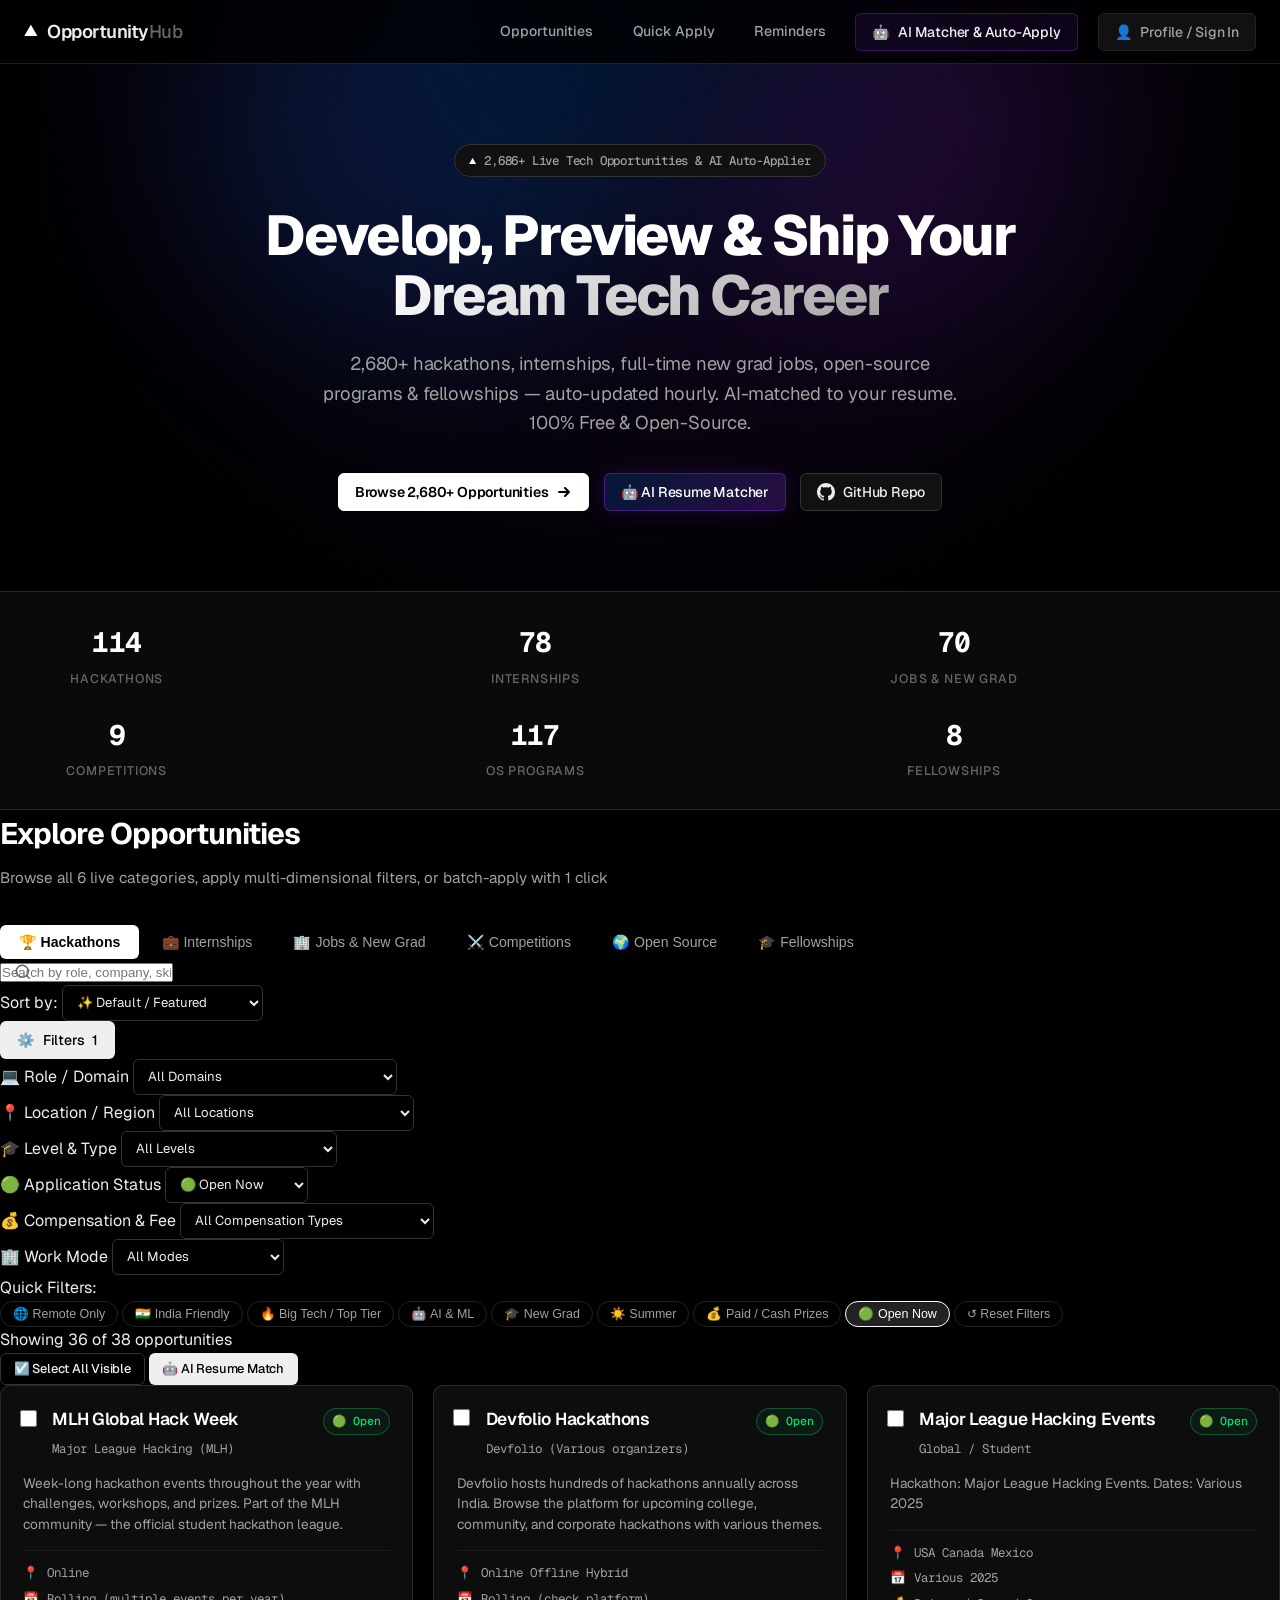
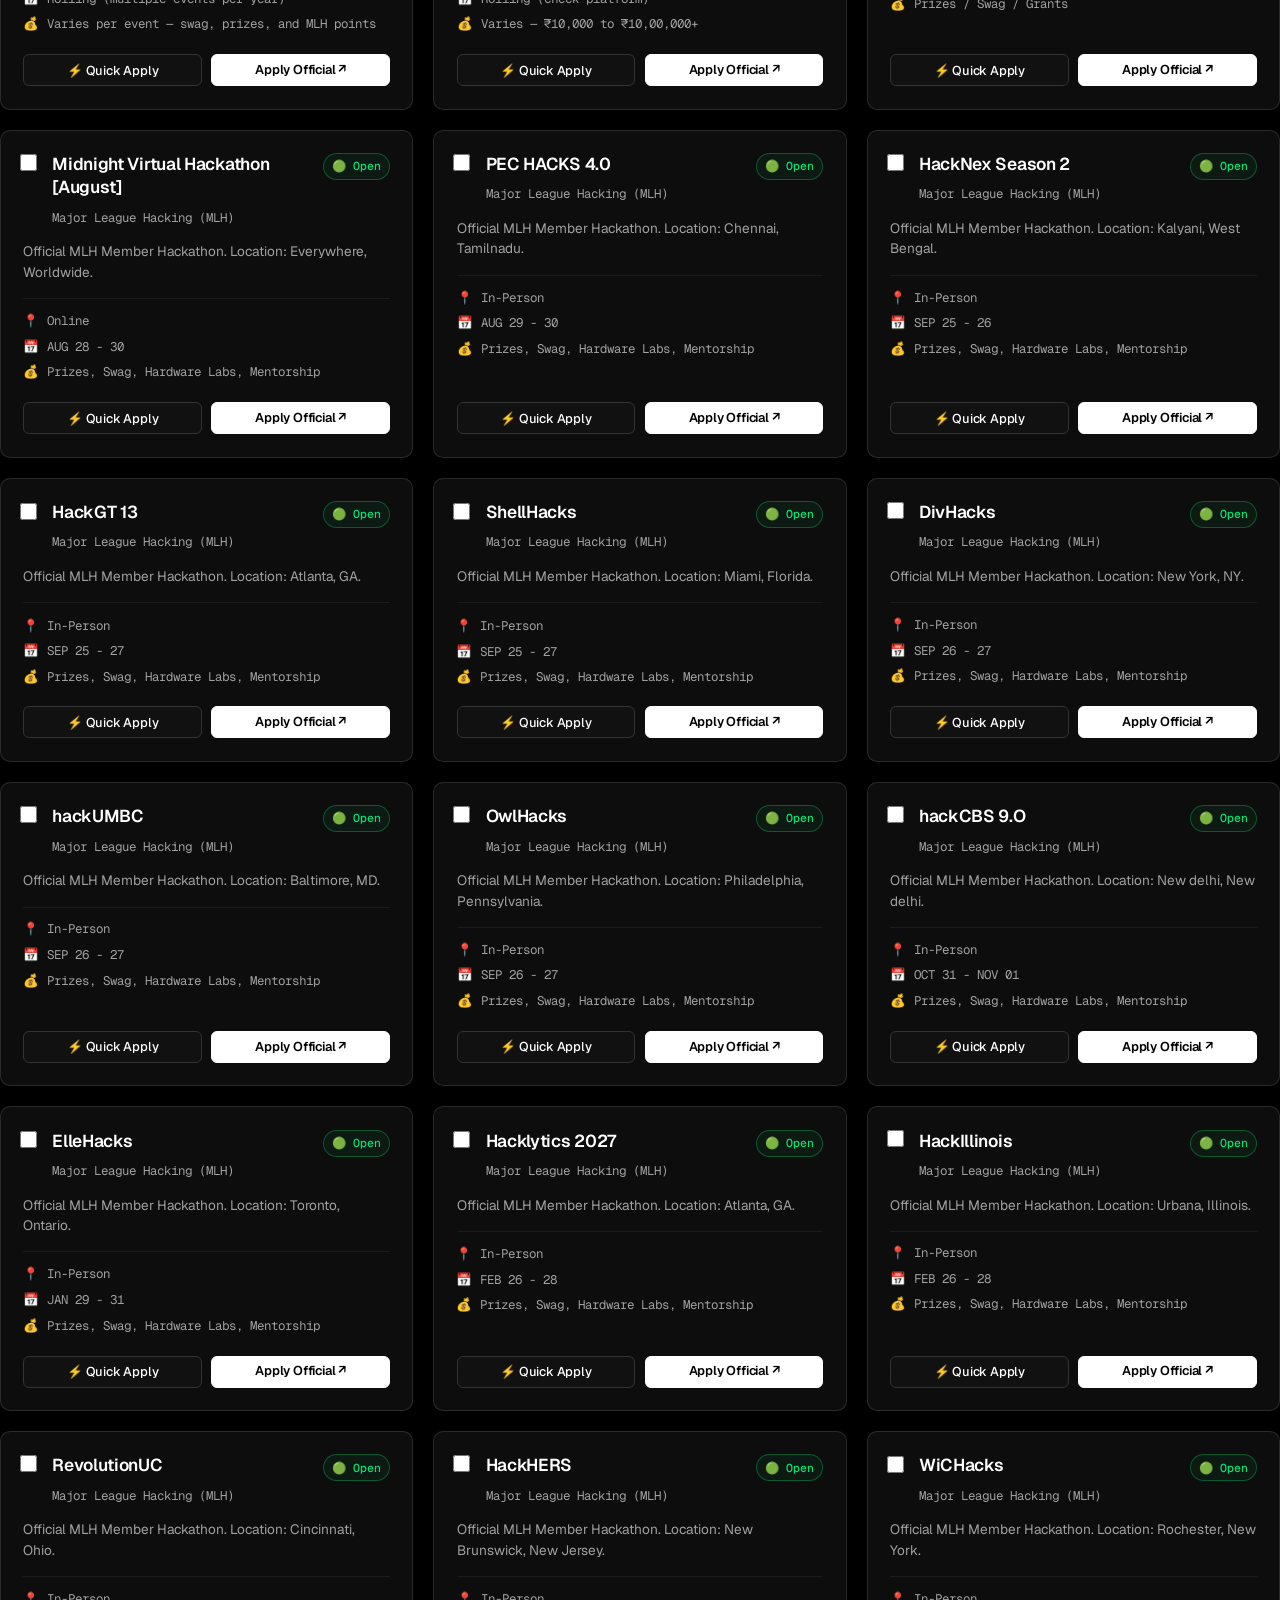
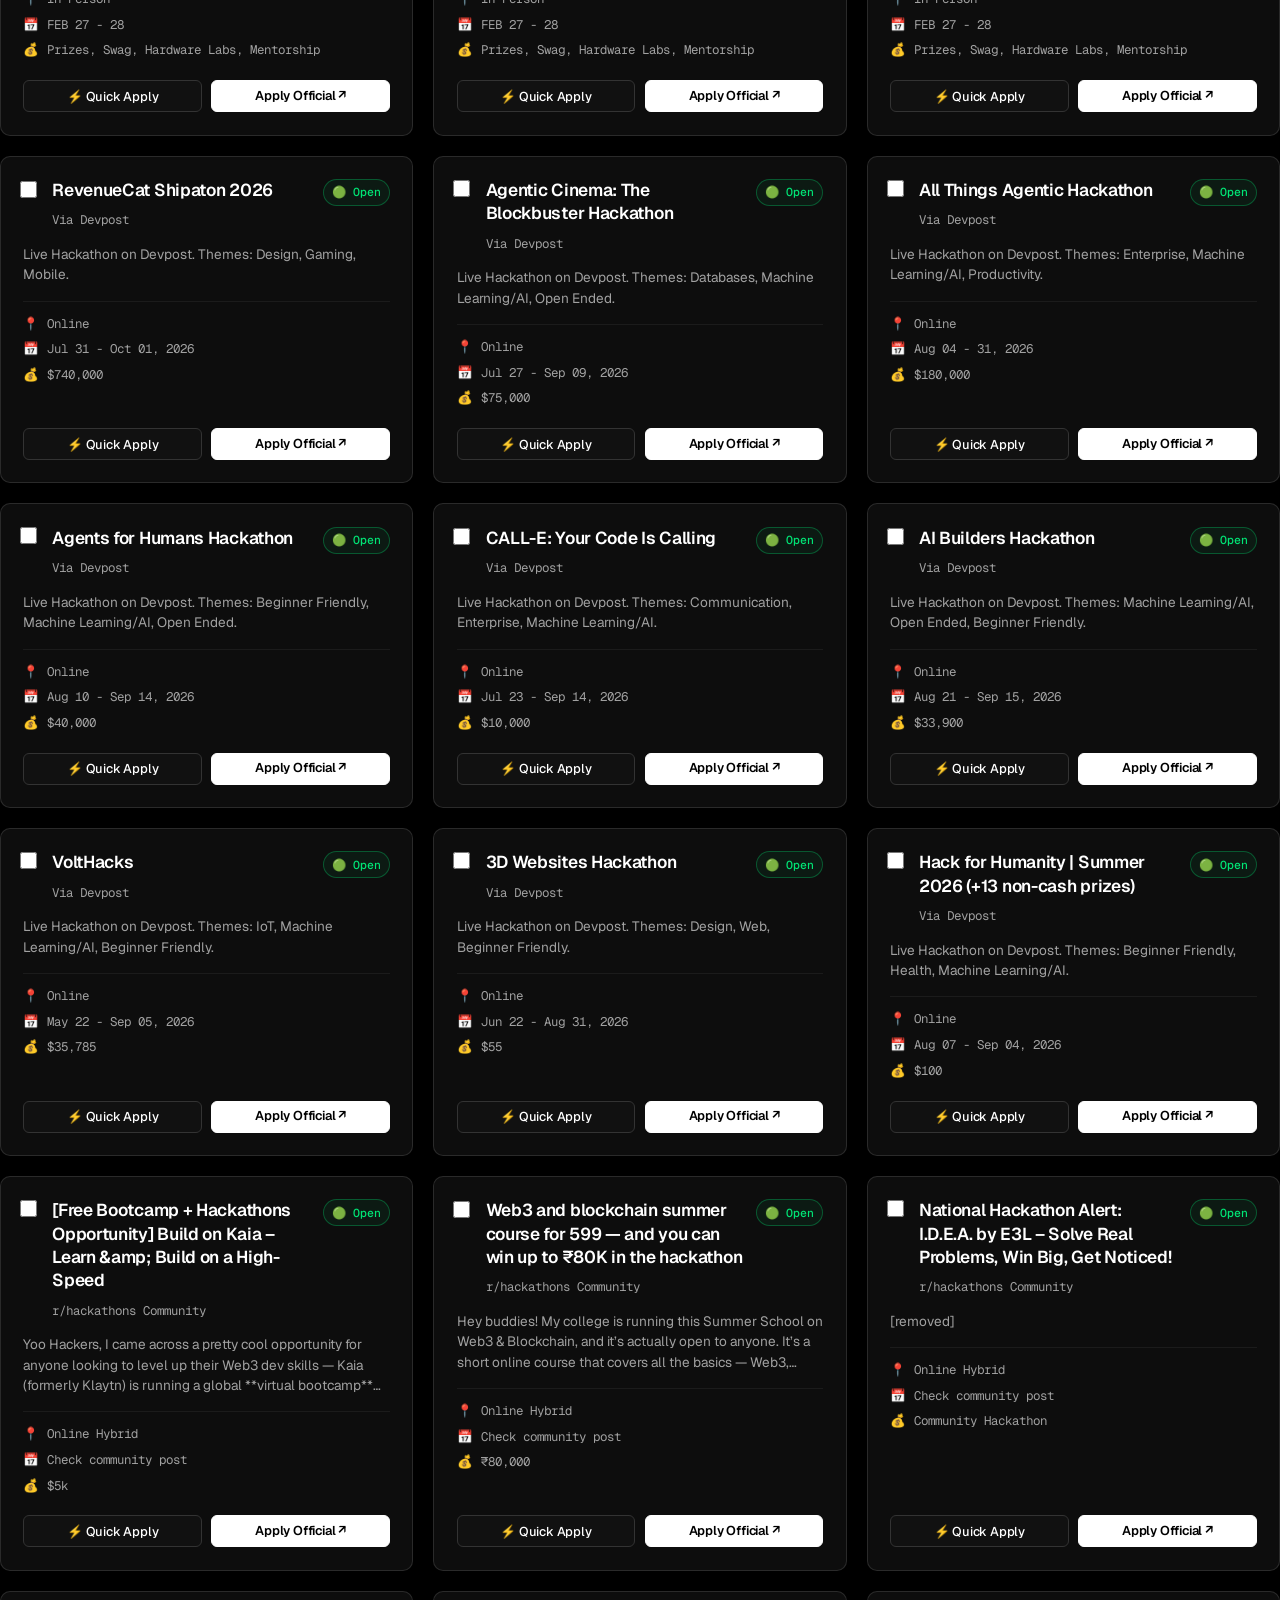
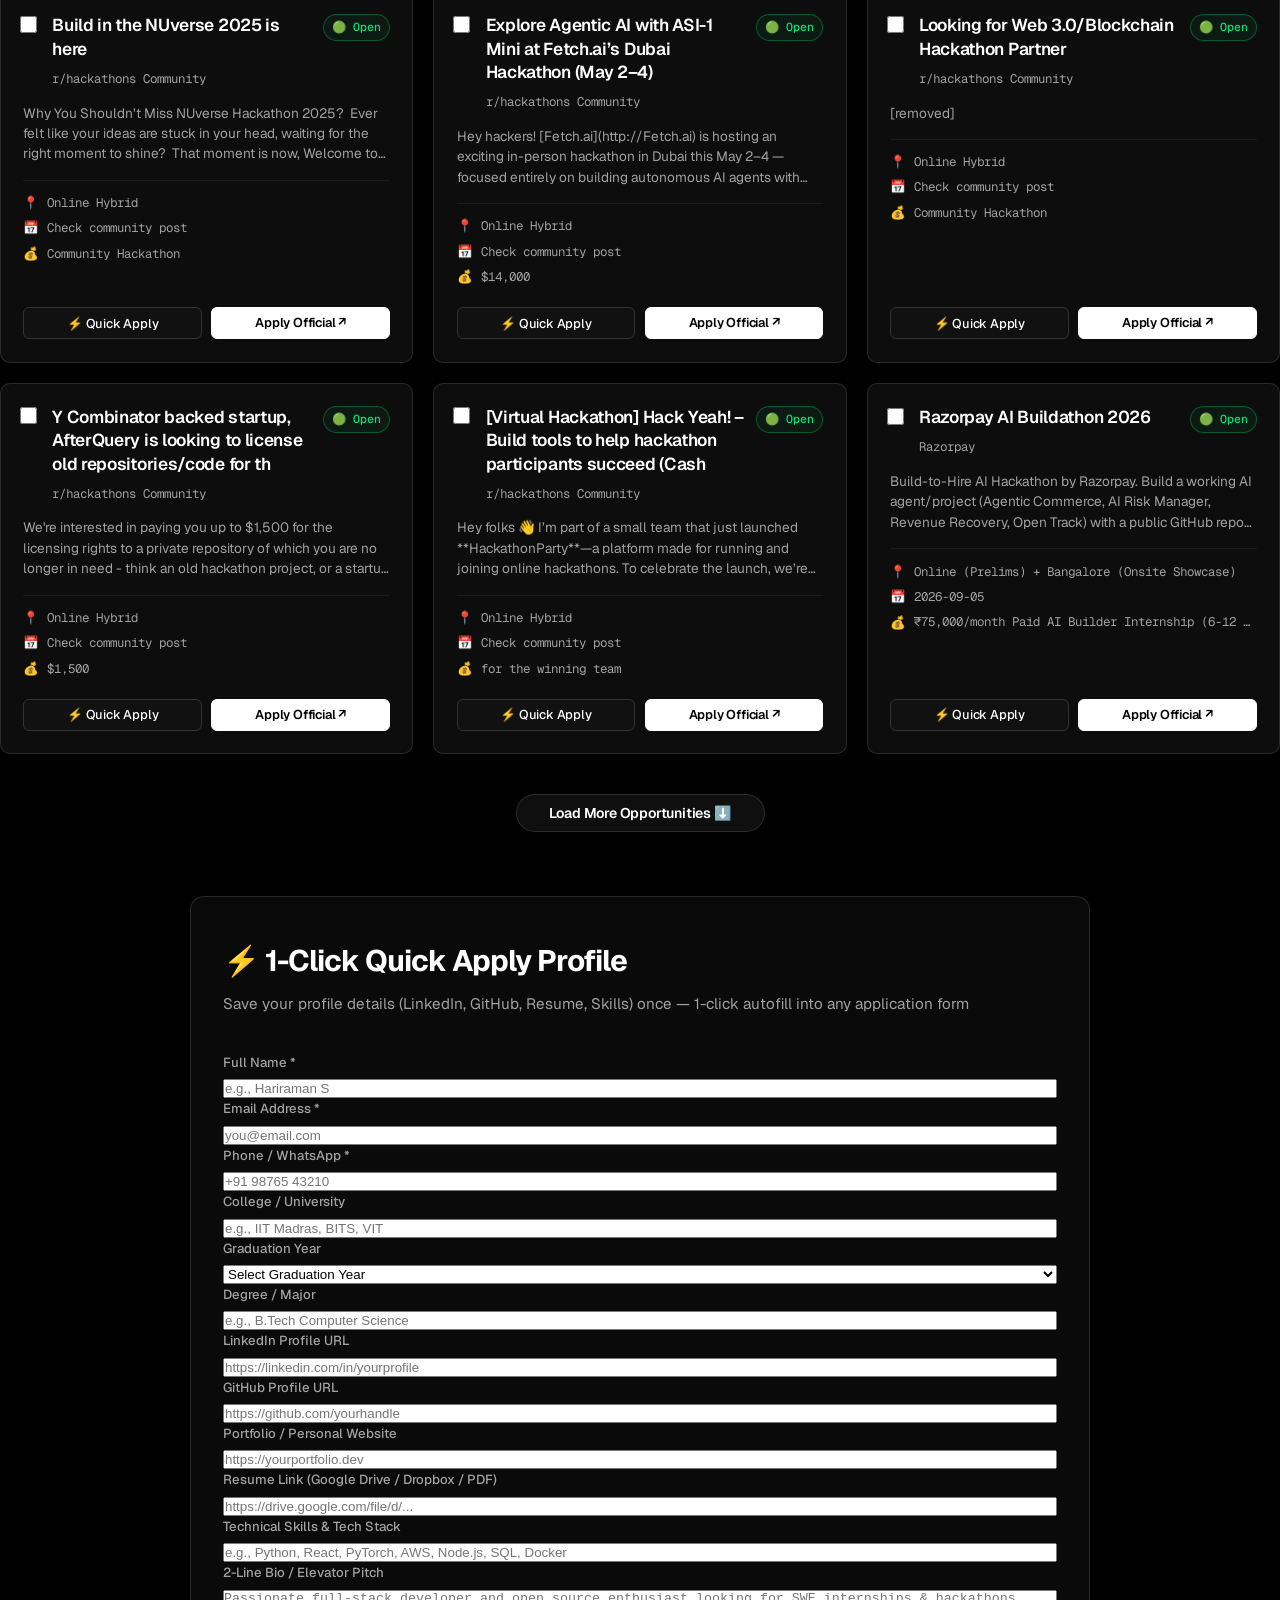
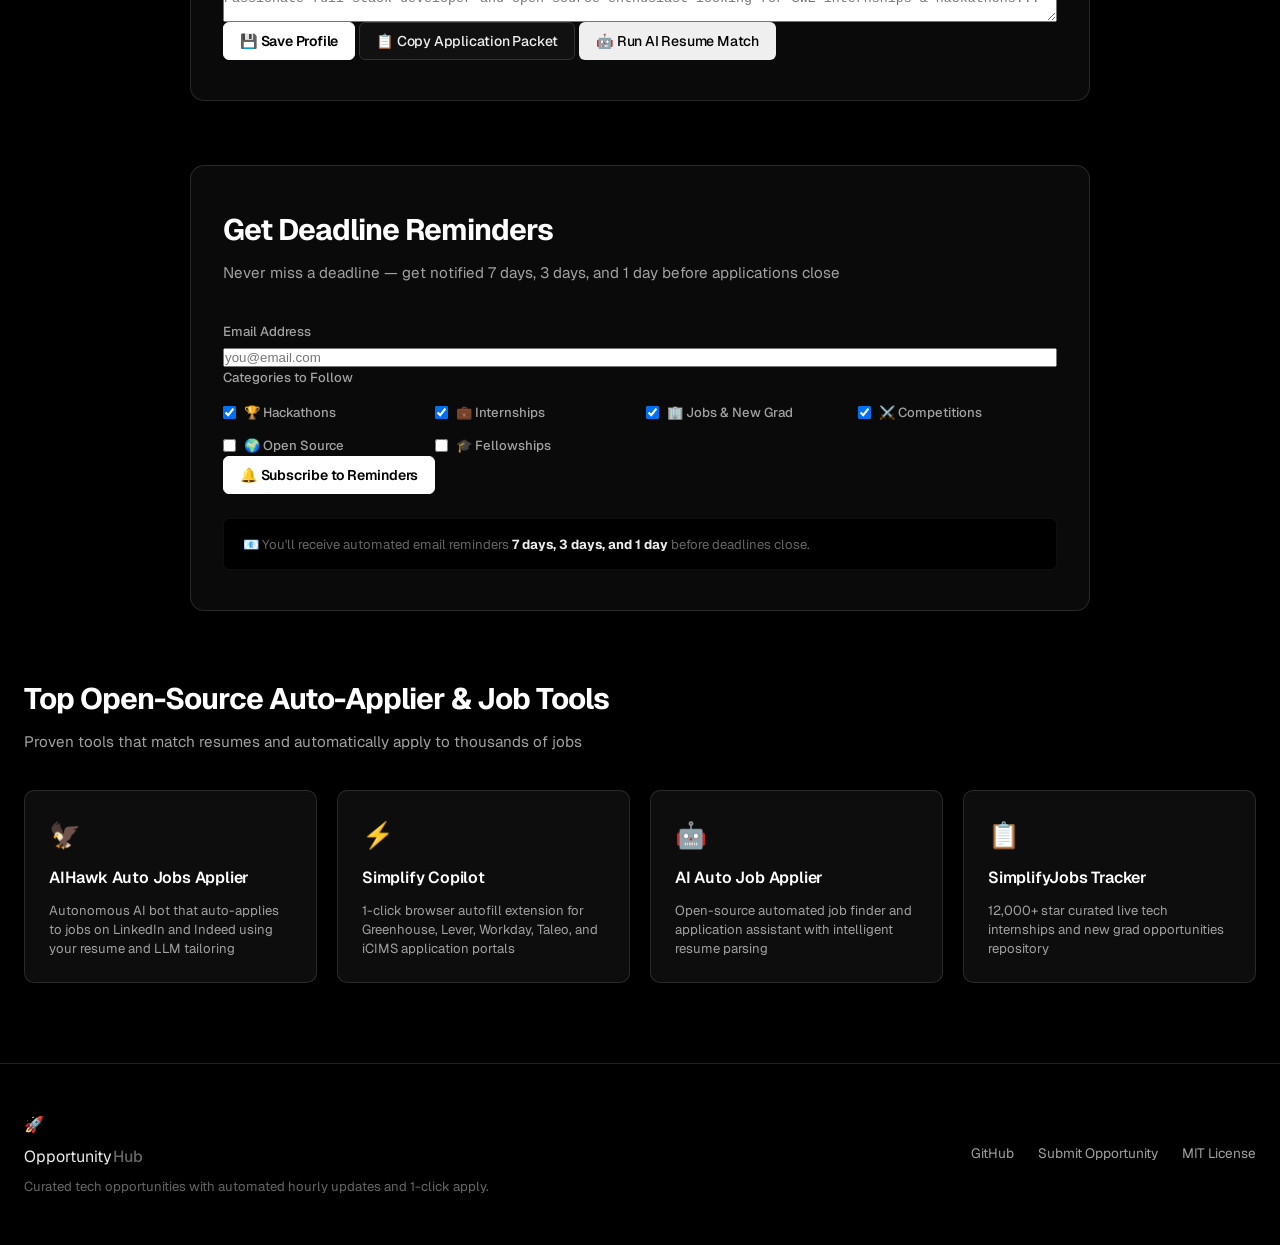
<file: index.html>
<!DOCTYPE html>
<html lang="en">
<head>
    <meta charset="UTF-8">
    <meta http-equiv="refresh" content="0; url=website/index.html">
    <title>OpportunityHub — Redirecting...</title>
    <script>window.location.replace("website/index.html");</script>
</head>
<body style="background: #0a0b10; color: #fff; font-family: system-ui, sans-serif; display: flex; align-items: center; justify-content: center; height: 100vh; margin: 0;">
    <p>Redirecting to <a href="website/index.html" style="color: #6c5ce7;">OpportunityHub</a>...</p>
</body>
</html>
</file>
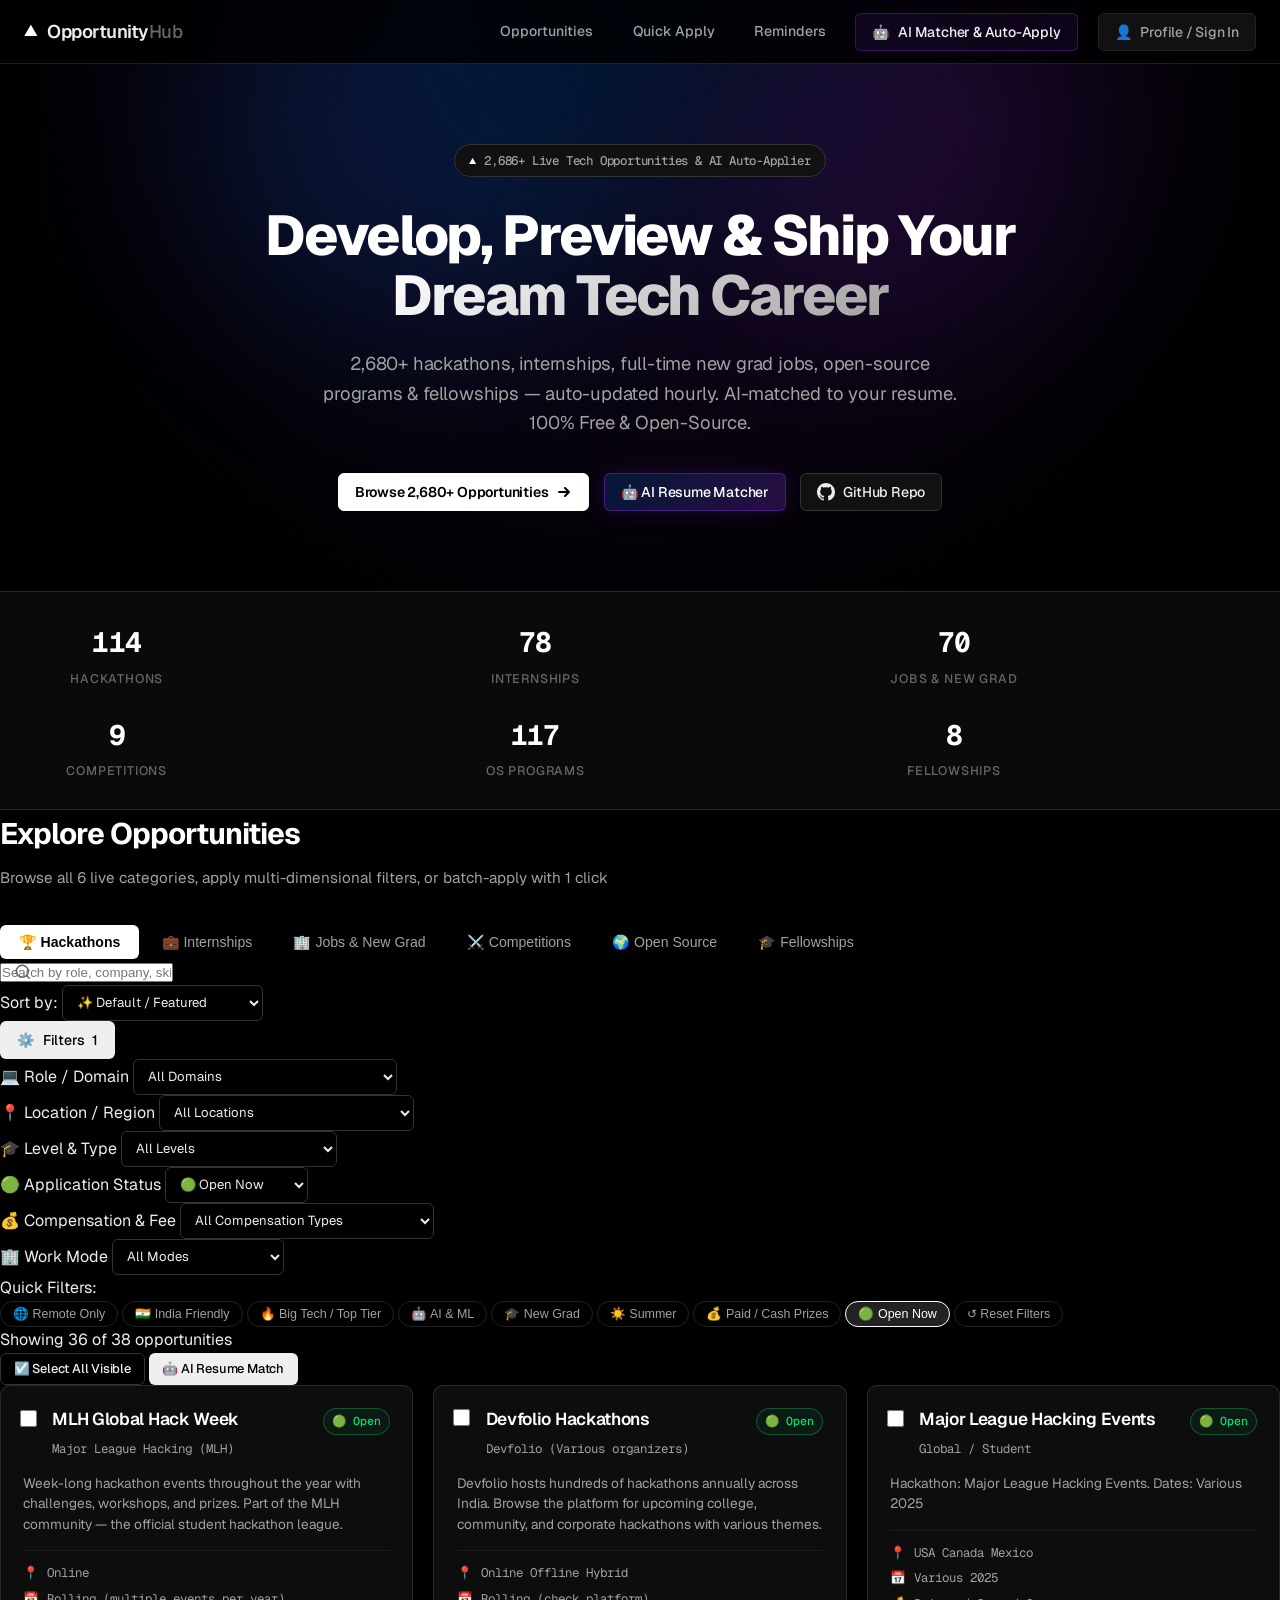
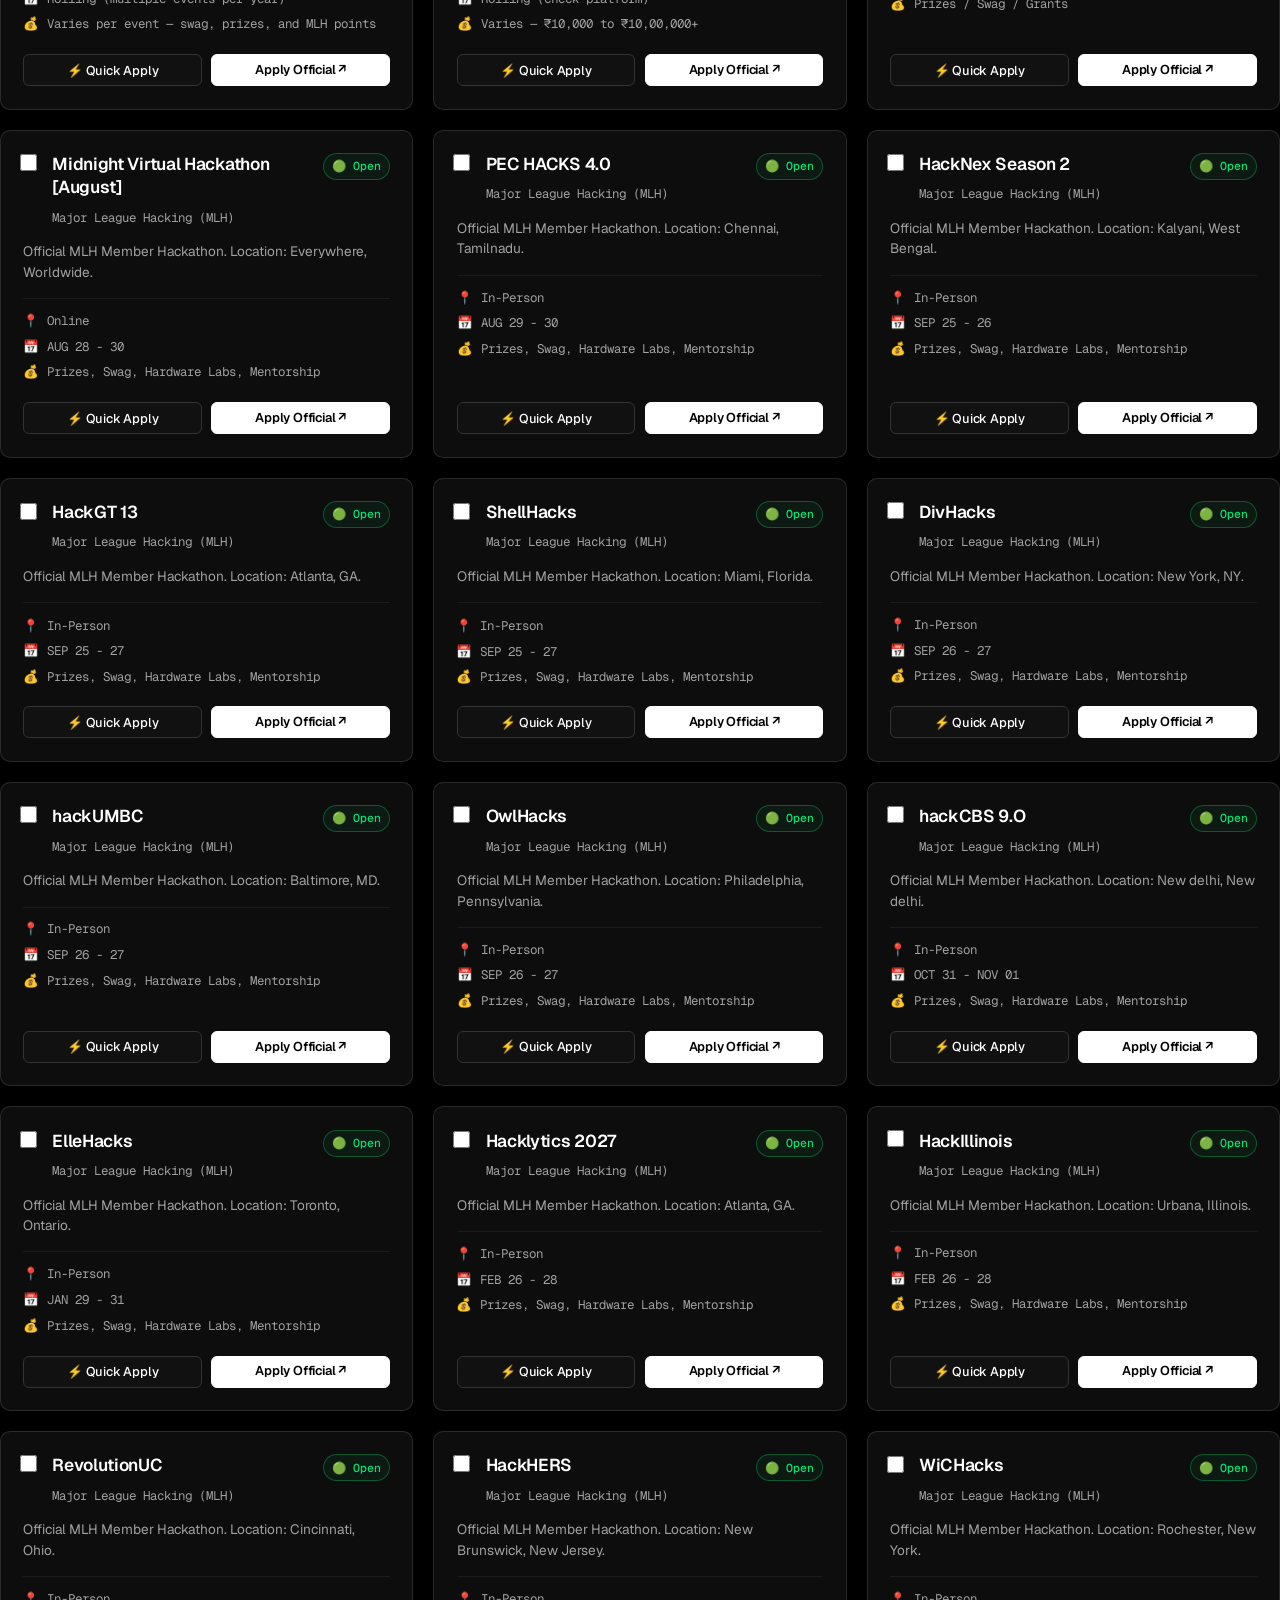
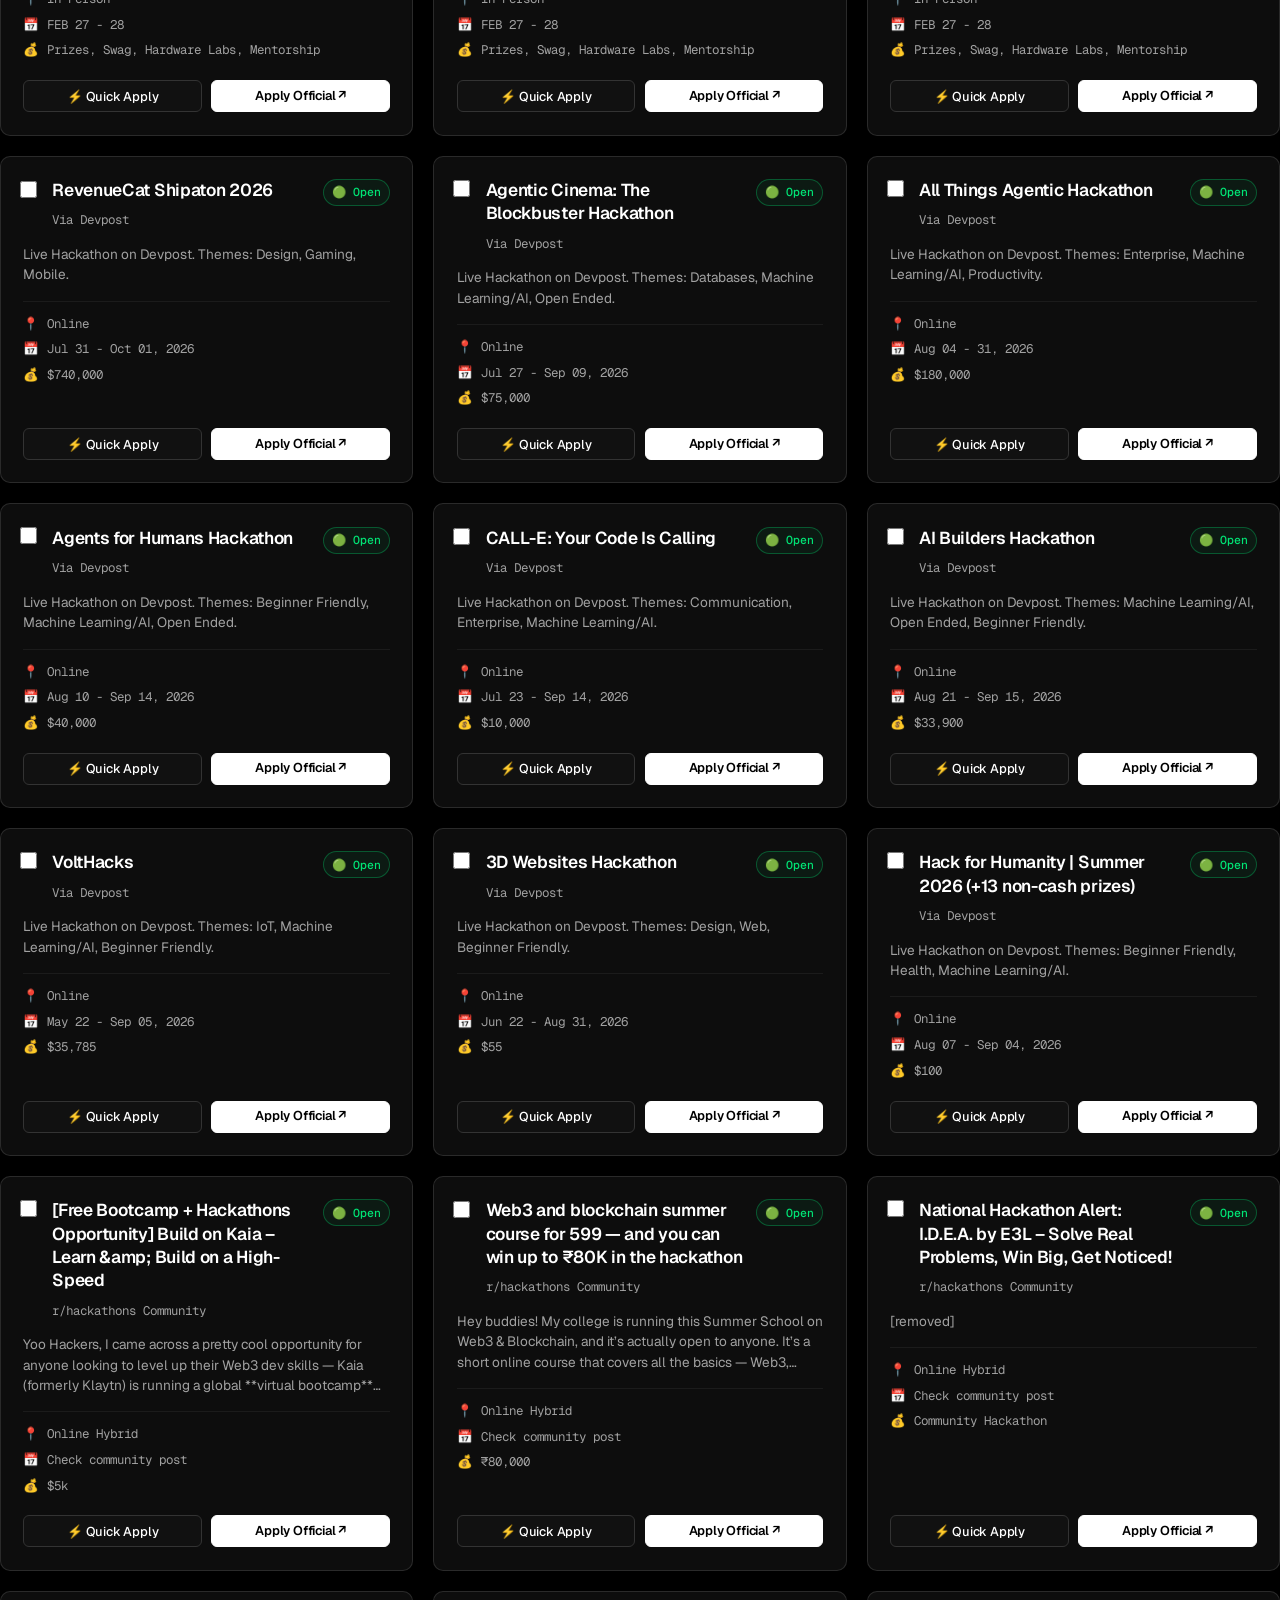
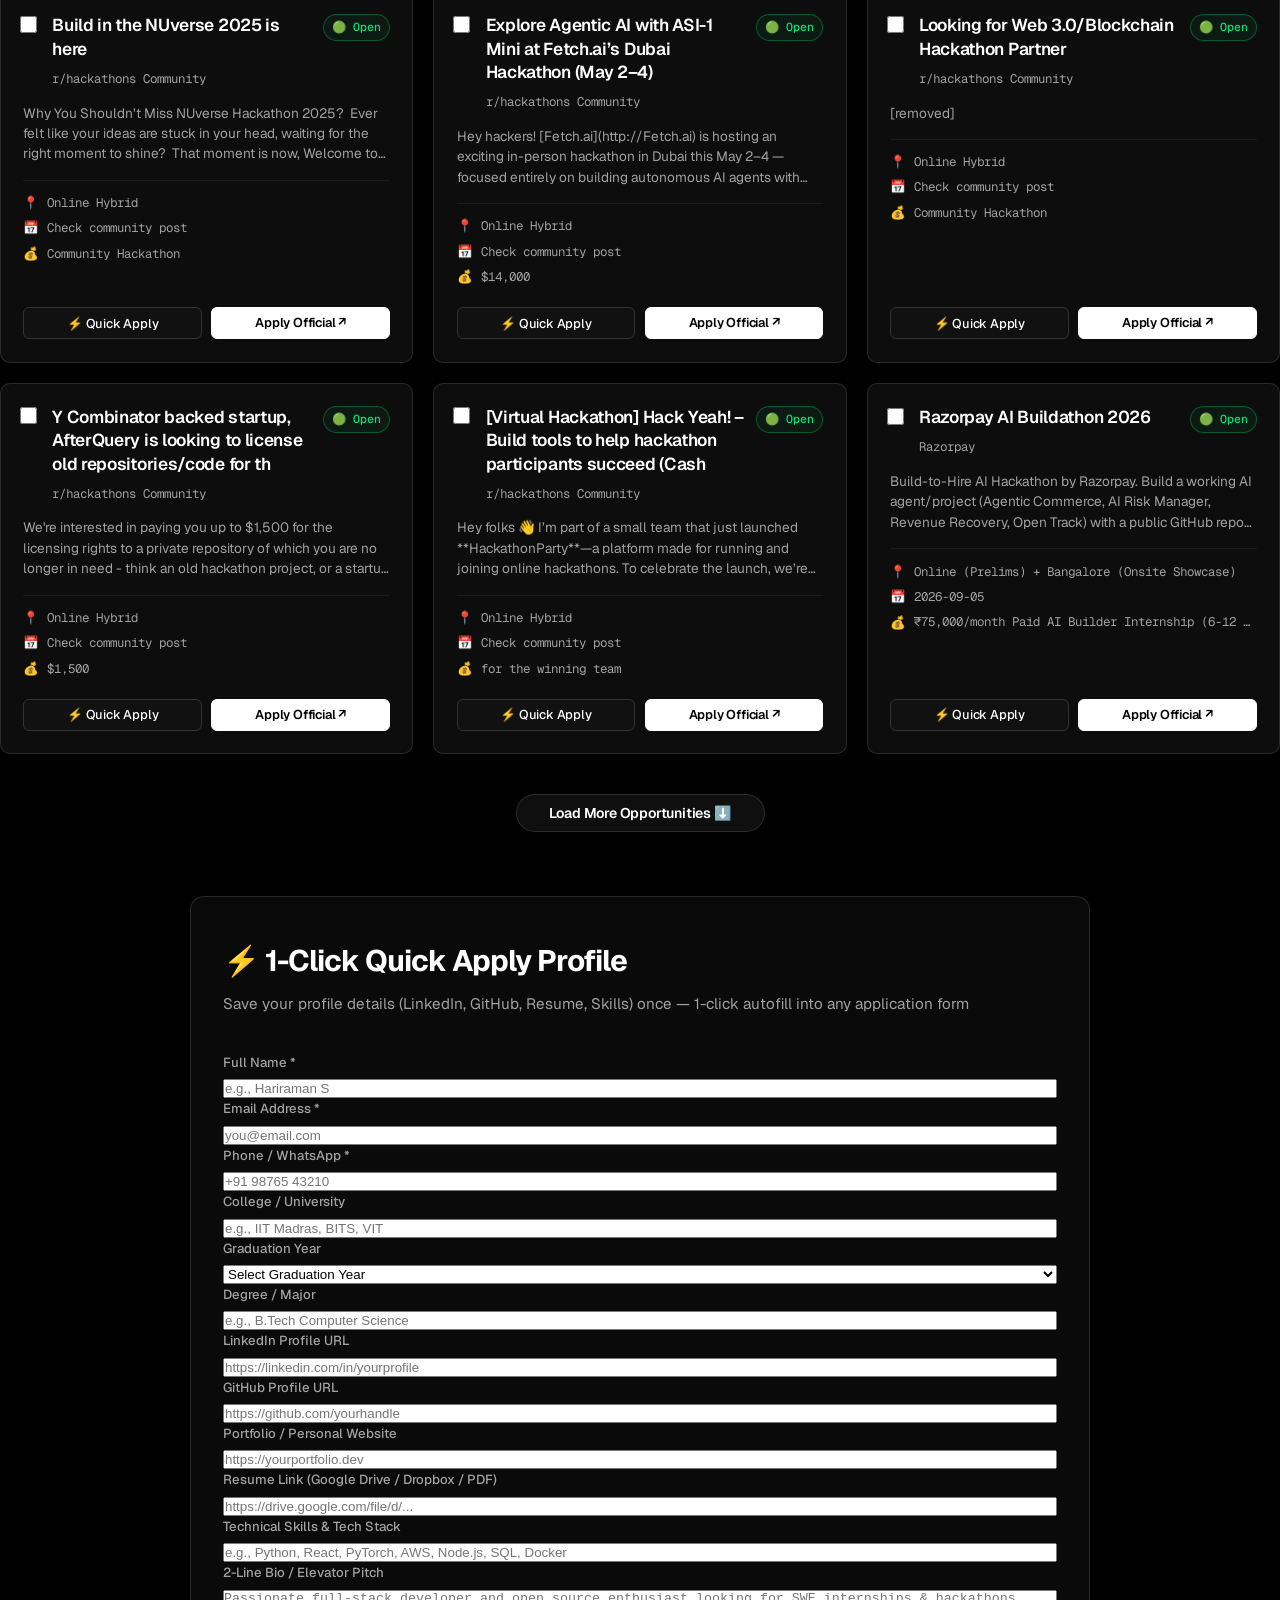
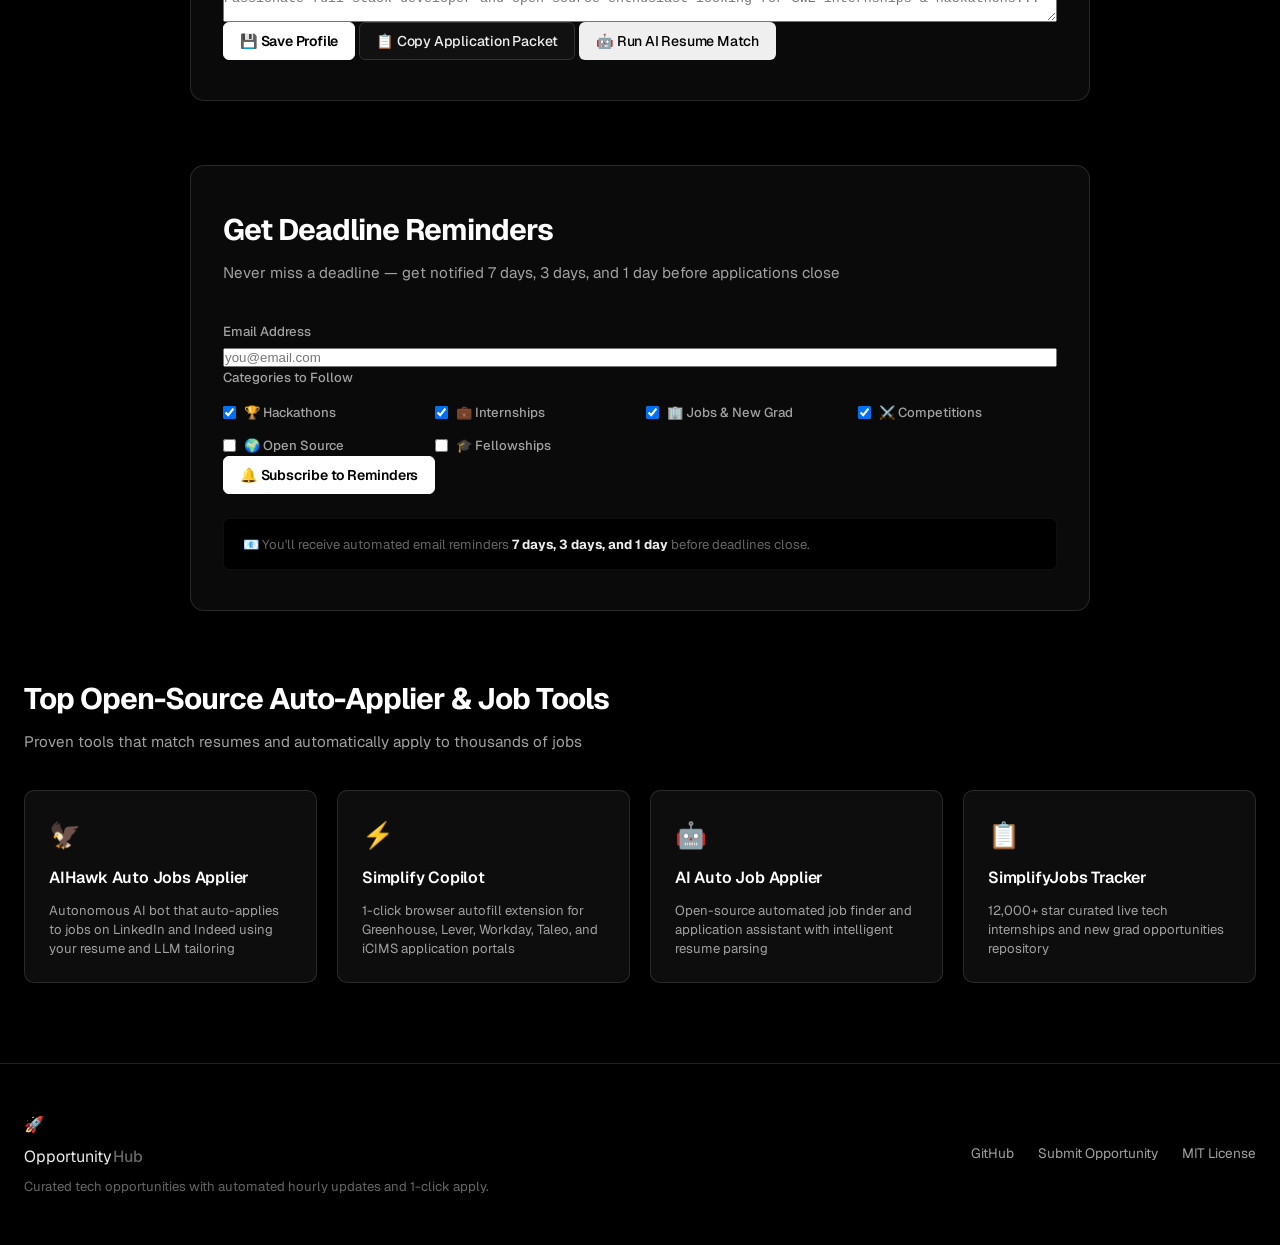
<file: website/index.html>
<!DOCTYPE html>
<html lang="en">
<head>
    <meta charset="UTF-8">
    <meta name="viewport" content="width=device-width, initial-scale=1.0">
    <title>OpportunityHub — Hackathons, Internships, Jobs & Competitions</title>
    <meta name="description" content="Vercel-inspired community aggregation platform for tech hackathons, internships, full-time new-grad jobs, coding competitions, and open source mentorships.">
    <link rel="preconnect" href="https://fonts.googleapis.com">
    <link rel="preconnect" href="https://fonts.gstatic.com" crossorigin>
    <link href="https://fonts.googleapis.com/css2?family=Geist:wght@300;400;500;600;700;800;900&family=Geist+Mono:wght@400;500;600;700&family=Inter:wght@400;500;600;700&display=swap" rel="stylesheet">
    <link rel="stylesheet" href="css/style.css">
</head>
<body>
    <!-- Navigation Bar -->
    <nav class="navbar">
        <div class="nav-container">
            <a href="#" class="nav-logo">
                <span class="logo-icon vercel-triangle">▲</span>
                <span class="logo-text">Opportunity<span class="logo-accent">Hub</span></span>
            </a>
            <div class="nav-links">
                <a href="#opportunities" class="nav-link">Opportunities</a>
                <a href="#quick-apply" class="nav-link">Quick Apply</a>
                <a href="#reminders" class="nav-link">Reminders</a>
                <button id="navAiMatcherBtn" class="btn btn-outline-ai" title="AI Resume Matcher & Auto-Applier">
                    <span class="ai-sparkle">🤖</span> AI Matcher & Auto-Apply
                </button>
                <button id="navAuthBtn" class="btn btn-auth" title="Sign In / Manage Profile">
                    <span class="user-avatar-icon" id="navAvatarIcon">👤</span>
                    <span id="navAuthText">Profile / Sign In</span>
                </button>
            </div>
        </div>
    </nav>

    <!-- Hero Section -->
    <section class="hero" id="hero">
        <div class="hero-bg">
            <div class="hero-mesh"></div>
            <div class="hero-orb hero-orb-1"></div>
            <div class="hero-orb hero-orb-2"></div>
        </div>
        <div class="hero-content">
            <div class="hero-badge">
                <span class="badge-triangle">▲</span> 2,686+ Live Tech Opportunities & AI Auto-Applier
            </div>
            <h1 class="hero-title">
                Develop, Preview & Ship Your<br>
                <span class="hero-gradient-text">Dream Tech Career</span>
            </h1>
            <p class="hero-subtitle">
                2,680+ hackathons, internships, full-time new grad jobs, open-source programs & fellowships — 
                auto-updated hourly. AI-matched to your resume. 100% Free & Open-Source.
            </p>
            <div class="hero-actions">
                <a href="#opportunities" class="btn btn-primary">
                    <span>Browse 2,680+ Opportunities</span>
                    <svg width="16" height="16" viewBox="0 0 16 16" fill="none"><path d="M3 8h10m0 0L9 4m4 4L9 12" stroke="currentColor" stroke-width="2" stroke-linecap="round" stroke-linejoin="round"/></svg>
                </a>
                <button id="heroAiBtn" class="btn btn-ai-glow">
                    <span>🤖 AI Resume Matcher</span>
                </button>
                <a href="https://github.com/harir03/all-tech-inoneplace" target="_blank" class="btn btn-secondary">
                    <svg width="18" height="18" viewBox="0 0 24 24" fill="currentColor"><path d="M12 0C5.37 0 0 5.37 0 12c0 5.31 3.435 9.795 8.205 11.385.6.105.825-.255.825-.57 0-.285-.015-1.23-.015-2.235-3.015.555-3.795-.735-4.035-1.41-.135-.345-.72-1.41-1.23-1.695-.42-.225-1.02-.78-.015-.795.945-.015 1.62.87 1.845 1.23 1.08 1.815 2.805 1.305 3.495.99.105-.78.42-1.305.765-1.605-2.67-.3-5.46-1.335-5.46-5.925 0-1.305.465-2.385 1.23-3.225-.12-.3-.54-1.53.12-3.18 0 0 1.005-.315 3.3 1.23.96-.27 1.98-.405 3-.405s2.04.135 3 .405c2.295-1.56 3.3-1.23 3.3-1.23.66 1.65.24 2.88.12 3.18.765.84 1.23 1.905 1.23 3.225 0 4.605-2.805 5.625-5.475 5.925.435.375.81 1.095.81 2.22 0 1.605-.015 2.895-.015 3.3 0 .315.225.69.825.57A12.02 12.02 0 0024 12c0-6.63-5.37-12-12-12z"/></svg>
                    <span>GitHub Repo</span>
                </a>
            </div>
        </div>
    </section>

    <!-- Stats Bar -->
    <section class="stats-bar">
        <div class="stats-container">
            <div class="stat-item" data-target="0" id="stat-hackathons">
                <span class="stat-number">0</span>
                <span class="stat-label">Hackathons</span>
            </div>
            <div class="stat-divider"></div>
            <div class="stat-item" data-target="0" id="stat-internships">
                <span class="stat-number">0</span>
                <span class="stat-label">Internships</span>
            </div>
            <div class="stat-divider"></div>
            <div class="stat-item" data-target="0" id="stat-jobs">
                <span class="stat-number">0</span>
                <span class="stat-label">Jobs & New Grad</span>
            </div>
            <div class="stat-divider"></div>
            <div class="stat-item" data-target="0" id="stat-competitions">
                <span class="stat-number">0</span>
                <span class="stat-label">Competitions</span>
            </div>
            <div class="stat-divider"></div>
            <div class="stat-item" data-target="0" id="stat-programs">
                <span class="stat-number">0</span>
                <span class="stat-label">OS Programs</span>
            </div>
            <div class="stat-divider"></div>
            <div class="stat-item" data-target="0" id="stat-fellowships">
                <span class="stat-number">0</span>
                <span class="stat-label">Fellowships</span>
            </div>
        </div>
    </section>

    <!-- Opportunities Section -->
    <section class="opportunities" id="opportunities">
        <div class="section-container">
            <div class="section-header">
                <h2 class="section-title">Explore Opportunities</h2>
                <p class="section-subtitle">Browse all 6 live categories, apply multi-dimensional filters, or batch-apply with 1 click</p>
            </div>

            <!-- Category Tabs -->
            <div class="tabs">
                <button class="tab active" data-category="hackathons">🏆 Hackathons</button>
                <button class="tab" data-category="internships">💼 Internships</button>
                <button class="tab" data-category="jobs">🏢 Jobs & New Grad</button>
                <button class="tab" data-category="competitions">⚔️ Competitions</button>
                <button class="tab" data-category="open-source-programs">🌍 Open Source</button>
                <button class="tab" data-category="fellowships">🎓 Fellowships</button>
            </div>

            <!-- Comprehensive Filters Panel -->
            <div class="comprehensive-filters">
                <!-- Search & Sort Row -->
                <div class="filter-row main-filter-row">
                    <div class="search-box">
                        <svg class="search-icon" width="18" height="18" viewBox="0 0 24 24" fill="none" stroke="currentColor" stroke-width="2"><circle cx="11" cy="11" r="8"/><path d="m21 21-4.35-4.35"/></svg>
                        <input type="text" id="searchInput" placeholder="Search by role, company, skills, or city..." autocomplete="off">
                        <button id="searchClearBtn" class="search-clear-btn" style="display: none;" title="Clear search">✕</button>
                    </div>

                    <div class="sort-box">
                        <label for="sortSelect" class="filter-label">Sort by:</label>
                        <select id="sortSelect" class="filter-select">
                            <option value="default">✨ Default / Featured</option>
                            <option value="ai-match">🤖 Best AI Resume Match</option>
                            <option value="deadline">📅 Deadline: Soonest First</option>
                            <option value="company-asc">🏢 Name: A → Z</option>
                            <option value="company-desc">🏢 Name: Z → A</option>
                        </select>
                    </div>

                    <button id="toggleAdvancedFiltersBtn" class="btn btn-filter-toggle">
                        <span class="filter-icon">⚙️</span> Filters <span id="activeFilterBadge" class="filter-badge" style="display: none;">0</span>
                    </button>
                </div>

                <!-- Detailed Filter Dropdowns (Grid) -->
                <div class="filter-grid" id="advancedFiltersPanel">
                    <!-- Domain / Role Filter -->
                    <div class="filter-field">
                        <label for="domainFilter" class="filter-label">💻 Role / Domain</label>
                        <select id="domainFilter" class="filter-select">
                            <option value="all">All Domains</option>
                            <option value="swe">💻 Software Engineering / Full Stack</option>
                            <option value="ai-ml">🤖 AI / Machine Learning</option>
                            <option value="data">📊 Data Science & Analytics</option>
                            <option value="cloud">☁️ Cloud / DevOps / SRE</option>
                            <option value="security">🔒 Cybersecurity & InfoSec</option>
                            <option value="mobile">📱 Mobile (Android / iOS)</option>
                            <option value="hardware">⚙️ Hardware / Embedded / FPGA</option>
                            <option value="quant">📈 Quantitative Finance</option>
                            <option value="pm-design">📋 Product & Design</option>
                        </select>
                    </div>

                    <!-- Location / Region Filter -->
                    <div class="filter-field">
                        <label for="locationFilter" class="filter-label">📍 Location / Region</label>
                        <select id="locationFilter" class="filter-select">
                            <option value="all">All Locations</option>
                            <option value="remote">🌐 Remote / Work From Home</option>
                            <option value="india">🇮🇳 India (Bangalore, NCR, Hyd, etc.)</option>
                            <option value="usa">🇺🇸 United States</option>
                            <option value="canada">🇨🇦 Canada</option>
                            <option value="europe">🇪🇺 Europe & UK</option>
                            <option value="international">🌏 International / Global</option>
                        </select>
                    </div>

                    <!-- Level / Opportunity Type Filter -->
                    <div class="filter-field">
                        <label for="typeFilter" class="filter-label">🎓 Level & Type</label>
                        <select id="typeFilter" class="filter-select">
                            <option value="all">All Levels</option>
                            <option value="summer">☀️ Summer Internships</option>
                            <option value="new-grad">🎓 New Grad & Entry Level</option>
                            <option value="off-season">🍂 Off-Season / Fall / Winter</option>
                            <option value="research">🔬 Research / Fellowship</option>
                            <option value="open-source">🌍 Open Source Mentorship</option>
                        </select>
                    </div>

                    <!-- Status Filter -->
                    <div class="filter-field">
                        <label for="statusFilter" class="filter-label">🟢 Application Status</label>
                        <select id="statusFilter" class="filter-select">
                            <option value="all">All Statuses</option>
                            <option value="open" selected>🟢 Open Now</option>
                            <option value="coming-soon">🟡 Coming Soon</option>
                            <option value="closed">🔴 Closed</option>
                        </select>
                    </div>

                    <!-- Stipend / Fee Filter -->
                    <div class="filter-field">
                        <label for="stipendFilter" class="filter-label">💰 Compensation & Fee</label>
                        <select id="stipendFilter" class="filter-select">
                            <option value="all">All Compensation Types</option>
                            <option value="paid">💵 Paid / Stipend / High Cash Prize</option>
                            <option value="free">🆓 Free to Participate</option>
                        </select>
                    </div>

                    <!-- Work Mode Filter -->
                    <div class="filter-field">
                        <label for="modeFilter" class="filter-label">🏢 Work Mode</label>
                        <select id="modeFilter" class="filter-select">
                            <option value="all">All Modes</option>
                            <option value="online">💻 Online / Virtual</option>
                            <option value="in-person">🏢 In-Person / Onsite</option>
                            <option value="hybrid">🔄 Hybrid</option>
                        </select>
                    </div>
                </div>

                <!-- Quick Filter Chips Row -->
                <div class="filter-chips-row">
                    <span class="chips-label">Quick Filters:</span>
                    <div class="chips-container" id="filterChips">
                        <button class="chip" data-chip="remote">🌐 Remote Only</button>
                        <button class="chip" data-chip="india">🇮🇳 India Friendly</button>
                        <button class="chip" data-chip="faang">🔥 Big Tech / Top Tier</button>
                        <button class="chip" data-chip="ai">🤖 AI & ML</button>
                        <button class="chip" data-chip="new-grad">🎓 New Grad</button>
                        <button class="chip" data-chip="summer">☀️ Summer</button>
                        <button class="chip" data-chip="paid">💰 Paid / Cash Prizes</button>
                        <button class="chip active" data-chip="open">🟢 Open Now</button>
                        <button id="resetFiltersBtn" class="chip chip-reset" title="Reset all filters">↺ Reset Filters</button>
                    </div>
                </div>
            </div>

            <!-- Active Filter Results Summary & Batch Select Controls -->
            <div class="filter-results-summary" id="filterSummaryBar">
                <span id="resultsCount">Showing 0 opportunities</span>
                <div class="results-actions">
                    <button id="selectAllVisibleBtn" class="btn btn-sm btn-outline">☑️ Select All Visible</button>
                    <button id="aiMatchModalBtn" class="btn btn-sm btn-ai-outline">🤖 AI Resume Match</button>
                </div>
            </div>

            <!-- Cards Grid -->
            <div class="cards-grid" id="cardsGrid">
                <!-- Opportunity cards dynamically rendered here -->
            </div>

            <!-- Load More Button -->
            <div class="load-more-container" id="loadMoreContainer" style="text-align: center; margin-top: 2.5rem; display: none;">
                <button class="btn btn-secondary" id="loadMoreBtn" style="padding: 0.85rem 2rem; font-weight: 600; border-radius: 9999px; background: rgba(255,255,255,0.06); border: 1px solid rgba(255,255,255,0.12); color: #fff; cursor: pointer; transition: all 0.2s;">
                    Load More Opportunities ⬇️
                </button>
            </div>

            <div class="empty-state" id="emptyState" style="display: none;">
                <span class="empty-icon">🔍</span>
                <h3>No opportunities found</h3>
                <p>Try adjusting your filters or search term</p>
            </div>
        </div>
    </section>

    <!-- Sticky Batch Quick Apply Bar -->
    <div class="batch-apply-bar" id="batchApplyBar" style="display: none;">
        <div class="batch-bar-container">
            <div class="batch-info">
                <span class="batch-count-badge" id="batchSelectedCount">0</span>
                <span class="batch-text">Opportunities Selected for Batch Apply</span>
            </div>
            <div class="batch-actions">
                <button id="batchOpenBtn" class="btn btn-primary btn-batch-open">
                    ⚡ Open & Autofill Selected
                </button>
                <button id="batchCopyPacketBtn" class="btn btn-secondary btn-batch-copy">
                    📋 Copy Tailored Packet
                </button>
                <button id="batchClearBtn" class="btn btn-ghost">✕ Deselect All</button>
            </div>
        </div>
    </div>

    <!-- Quick Apply Profile Section -->
    <section class="quick-apply-section" id="quick-apply">
        <div class="section-container">
            <div class="section-header">
                <h2 class="section-title">⚡ 1-Click Quick Apply Profile</h2>
                <p class="section-subtitle">Save your profile details (LinkedIn, GitHub, Resume, Skills) once — 1-click autofill into any application form</p>
            </div>
            <div class="profile-card">
                <form id="profileForm" class="profile-form">
                    <div class="form-row">
                        <div class="form-group">
                            <label for="profileName">Full Name *</label>
                            <input type="text" id="profileName" placeholder="e.g., Hariraman S" required>
                        </div>
                        <div class="form-group">
                            <label for="profileEmail">Email Address *</label>
                            <input type="email" id="profileEmail" placeholder="you@email.com" required>
                        </div>
                    </div>

                    <div class="form-row">
                        <div class="form-group">
                            <label for="profilePhone">Phone / WhatsApp *</label>
                            <input type="tel" id="profilePhone" placeholder="+91 98765 43210">
                        </div>
                        <div class="form-group">
                            <label for="profileCollege">College / University</label>
                            <input type="text" id="profileCollege" placeholder="e.g., IIT Madras, BITS, VIT">
                        </div>
                    </div>

                    <div class="form-row">
                        <div class="form-group">
                            <label for="profileGradYear">Graduation Year</label>
                            <select id="profileGradYear">
                                <option value="">Select Graduation Year</option>
                                <option value="2025">2025 (New Grad / Immediate)</option>
                                <option value="2026">2026 (Final Year)</option>
                                <option value="2027">2027 (Pre-Final Year)</option>
                                <option value="2028">2028 (2nd Year)</option>
                                <option value="2029">2029 (1st Year)</option>
                            </select>
                        </div>
                        <div class="form-group">
                            <label for="profileBranch">Degree / Major</label>
                            <input type="text" id="profileBranch" placeholder="e.g., B.Tech Computer Science">
                        </div>
                    </div>

                    <div class="form-row">
                        <div class="form-group">
                            <label for="profileLinkedIn">LinkedIn Profile URL</label>
                            <input type="url" id="profileLinkedIn" placeholder="https://linkedin.com/in/yourprofile">
                        </div>
                        <div class="form-group">
                            <label for="profileGithub">GitHub Profile URL</label>
                            <input type="url" id="profileGithub" placeholder="https://github.com/yourhandle">
                        </div>
                    </div>

                    <div class="form-row">
                        <div class="form-group">
                            <label for="profilePortfolio">Portfolio / Personal Website</label>
                            <input type="url" id="profilePortfolio" placeholder="https://yourportfolio.dev">
                        </div>
                        <div class="form-group">
                            <label for="profileResume">Resume Link (Google Drive / Dropbox / PDF)</label>
                            <input type="url" id="profileResume" placeholder="https://drive.google.com/file/d/...">
                        </div>
                    </div>

                    <div class="form-group">
                        <label for="profileSkills">Technical Skills & Tech Stack</label>
                        <input type="text" id="profileSkills" placeholder="e.g., Python, React, PyTorch, AWS, Node.js, SQL, Docker">
                    </div>

                    <div class="form-group">
                        <label for="profileBio">2-Line Bio / Elevator Pitch</label>
                        <textarea id="profileBio" rows="2" placeholder="Passionate full-stack developer and open source enthusiast looking for SWE internships & hackathons..."></textarea>
                    </div>

                    <div class="profile-actions">
                        <button type="submit" class="btn btn-primary">💾 Save Profile</button>
                        <button type="button" id="copyProfileBtn" class="btn btn-secondary">📋 Copy Application Packet</button>
                        <button type="button" id="triggerAiMatchFromProfileBtn" class="btn btn-ai-outline">🤖 Run AI Resume Match</button>
                    </div>
                </form>
                <div class="profile-saved-msg" id="profileSavedMsg" style="display: none;">
                    ✅ Profile saved securely! Click "Quick Apply" on any card or use Batch Apply to autofill.
                </div>
            </div>
        </div>
    </section>

    <!-- Reminders Section -->
    <section class="reminders-section" id="reminders">
        <div class="section-container">
            <div class="section-header">
                <h2 class="section-title">Get Deadline Reminders</h2>
                <p class="section-subtitle">Never miss a deadline — get notified 7 days, 3 days, and 1 day before applications close</p>
            </div>
            <div class="reminder-card">
                <form id="reminderForm" class="reminder-form">
                    <div class="form-group">
                        <label for="reminderEmail">Email Address</label>
                        <input type="email" id="reminderEmail" placeholder="you@email.com" required>
                    </div>
                    <div class="form-group">
                        <label>Categories to Follow</label>
                        <div class="checkbox-group">
                            <label class="checkbox-label"><input type="checkbox" value="hackathons" checked> 🏆 Hackathons</label>
                            <label class="checkbox-label"><input type="checkbox" value="internships" checked> 💼 Internships</label>
                            <label class="checkbox-label"><input type="checkbox" value="jobs" checked> 🏢 Jobs & New Grad</label>
                            <label class="checkbox-label"><input type="checkbox" value="competitions" checked> ⚔️ Competitions</label>
                            <label class="checkbox-label"><input type="checkbox" value="open-source-programs"> 🌍 Open Source</label>
                            <label class="checkbox-label"><input type="checkbox" value="fellowships"> 🎓 Fellowships</label>
                        </div>
                    </div>
                    <button type="submit" class="btn btn-primary">🔔 Subscribe to Reminders</button>
                </form>
                <div class="reminder-note">
                    <p>📧 You'll receive automated email reminders <strong>7 days, 3 days, and 1 day</strong> before deadlines close.</p>
                </div>
            </div>
        </div>
    </section>

    <!-- References Section -->
    <section class="references-section" id="references">
        <div class="section-container">
            <div class="section-header">
                <h2 class="section-title">Top Open-Source Auto-Applier & Job Tools</h2>
                <p class="section-subtitle">Proven tools that match resumes and automatically apply to thousands of jobs</p>
            </div>
            <div class="references-grid">
                <a href="https://github.com/mukul-anand/Auto_Jobs_Applier_AIHawk" target="_blank" class="reference-card">
                    <div class="ref-icon">🦅</div>
                    <h3>AIHawk Auto Jobs Applier</h3>
                    <p>Autonomous AI bot that auto-applies to jobs on LinkedIn and Indeed using your resume and LLM tailoring</p>
                </a>
                <a href="https://simplify.jobs/" target="_blank" class="reference-card">
                    <div class="ref-icon">⚡</div>
                    <h3>Simplify Copilot</h3>
                    <p>1-click browser autofill extension for Greenhouse, Lever, Workday, Taleo, and iCIMS application portals</p>
                </a>
                <a href="https://github.com/PromptEngineer48/AI-Auto-Job-Applier" target="_blank" class="reference-card">
                    <div class="ref-icon">🤖</div>
                    <h3>AI Auto Job Applier</h3>
                    <p>Open-source automated job finder and application assistant with intelligent resume parsing</p>
                </a>
                <a href="https://github.com/SimplifyJobs/Summer2025-Internships" target="_blank" class="reference-card">
                    <div class="ref-icon">📋</div>
                    <h3>SimplifyJobs Tracker</h3>
                    <p>12,000+ star curated live tech internships and new grad opportunities repository</p>
                </a>
            </div>
        </div>
    </section>

    <!-- AI Resume Matcher Modal -->
    <div class="modal-overlay" id="aiMatcherModal" style="display: none;">
        <div class="modal-card ai-modal-card">
            <div class="modal-header">
                <div class="modal-title-group">
                    <span class="modal-icon">🤖</span>
                    <h3>AI Resume Matcher & Auto-Applier</h3>
                </div>
                <button class="modal-close" id="closeAiModalBtn">✕</button>
            </div>
            <div class="modal-body">
                <p class="ai-modal-desc">
                    Paste your resume text or key skills below. Our AI scoring engine will calculate match percentages for all <strong>2,600+ opportunities</strong> and highlight the highest-probability roles.
                </p>
                <div class="form-group">
                    <label for="aiResumeInput">Paste Resume Text / Key Skills</label>
                    <textarea id="aiResumeInput" rows="5" placeholder="e.g., Computer Science senior with 2 years experience in Python, PyTorch, React, Next.js, FastAPI, AWS, Docker, Kubernetes, NLP, and Distributed Systems..."></textarea>
                </div>
                <div class="ai-tools-integration">
                    <h4>🚀 Recommended Auto-Applier Integrations:</h4>
                    <div class="tools-pills">
                        <a href="https://github.com/mukul-anand/Auto_Jobs_Applier_AIHawk" target="_blank" class="tool-pill">🦅 Auto_Jobs_Applier_AIHawk (GitHub)</a>
                        <a href="https://simplify.jobs/" target="_blank" class="tool-pill">⚡ Simplify 1-Click Autofill Extension</a>
                    </div>
                </div>
                <div class="modal-actions">
                    <button id="runAiMatchingBtn" class="btn btn-primary btn-ai-run">🎯 Calculate Match Scores</button>
                    <button id="clearAiMatchingBtn" class="btn btn-secondary">Clear Scores</button>
                </div>
            </div>
        </div>
    </div>

    <!-- User Auth & Profile Modal -->
    <div class="modal-overlay" id="authModal" style="display: none;">
        <div class="modal-card auth-modal-card">
            <div class="modal-header">
                <div class="modal-title-group">
                    <span class="modal-icon">👤</span>
                    <h3 id="authModalTitle">Applicant Profile & Account</h3>
                </div>
                <button class="modal-close" id="closeAuthModalBtn">✕</button>
            </div>
            <div class="modal-body">
                <div class="auth-status-card" id="authStatusCard">
                    <div class="avatar-circle" id="authModalAvatar">👤</div>
                    <div class="auth-user-info">
                        <h4 id="authModalUserName">Guest Applicant</h4>
                        <p id="authModalUserEmail">Profile stored locally in your browser</p>
                    </div>
                </div>
                <div class="auth-quick-actions">
                    <a href="#quick-apply" class="btn btn-outline" id="authEditProfileBtn">✏️ Edit Quick Apply Details</a>
                    <button id="authExportDataBtn" class="btn btn-secondary">📤 Export Saved Profile (JSON)</button>
                    <button id="authClearDataBtn" class="btn btn-ghost text-danger">🗑️ Reset Profile</button>
                </div>
            </div>
        </div>
    </div>

    <!-- Footer -->
    <footer class="footer">
        <div class="footer-container">
            <div class="footer-brand">
                <span class="logo-icon">🚀</span>
                <span class="logo-text">Opportunity<span class="logo-accent">Hub</span></span>
                <p>Curated tech opportunities with automated hourly updates and 1-click apply.</p>
            </div>
            <div class="footer-links">
                <a href="https://github.com/harir03/all-tech-inoneplace" target="_blank">GitHub</a>
                <a href="https://github.com/harir03/all-tech-inoneplace/issues/new?template=add-opportunity.yml" target="_blank">Submit Opportunity</a>
                <a href="https://github.com/harir03/all-tech-inoneplace/blob/main/LICENSE" target="_blank">MIT License</a>
            </div>
        </div>
    </footer>

    <!-- JavaScript -->
    <script src="js/app.js"></script>
</body>
</html>
</file>
<file: website/css/style.css>
/* ==========================================================================
   Vercel Design System — OpportunityHub Style Engine
   Based on DESIGN.md (VoltAgent / Vercel Developer Experience Aesthetic)
   ========================================================================== */

/* ===== CSS Reset & Box Sizing ===== */
*, *::before, *::after {
    margin: 0;
    padding: 0;
    box-sizing: border-box;
}

:root {
    /* Vercel Stark Grayscale & Canvas */
    --geist-background: #000000;
    --geist-foreground: #ededed;
    --canvas: #000000;
    --canvas-soft: #0a0a0a;
    --canvas-soft-2: #121212;
    --card-bg: rgba(18, 18, 18, 0.75);
    --card-bg-hover: rgba(26, 26, 26, 0.95);

    /* Vercel Neutral Tokens */
    --accents-1: #111111;
    --accents-2: #222222;
    --accents-3: #333333;
    --accents-4: #444444;
    --accents-5: #666666;
    --accents-6: #888888;
    --accents-7: #a1a1a1;
    --accents-8: #eaeaea;

    /* Text Tokens */
    --text-primary: #ededed;
    --text-secondary: #a1a1a1;
    --text-muted: #666666;
    --ink: #171717;

    /* Vercel Brand Colors & Accents */
    --vercel-blue: #0070f3;
    --vercel-blue-deep: #0761d1;
    --vercel-cyan: #50e3c2;
    --vercel-purple: #7928ca;
    --vercel-pink: #ff0080;
    --vercel-amber: #f5a623;
    --vercel-red: #ee0000;
    --vercel-green: #00e676;

    /* Multi-Color Mesh & Brand Gradients */
    --gradient-develop: linear-gradient(135deg, #0070f3 0%, #50e3c2 100%);
    --gradient-preview: linear-gradient(135deg, #7928ca 0%, #ff0080 100%);
    --gradient-ship: linear-gradient(135deg, #ff4d4d 0%, #f9cb28 100%);
    --gradient-hero-mesh: radial-gradient(circle at 50% 0%, rgba(0, 112, 243, 0.15) 0%, rgba(121, 40, 202, 0.1) 40%, rgba(0, 0, 0, 0) 80%);

    /* Borders & Hairlines */
    --hairline: rgba(255, 255, 255, 0.12);
    --hairline-strong: rgba(255, 255, 255, 0.22);
    --hairline-subtle: rgba(255, 255, 255, 0.06);

    /* Radii */
    --radius-xs: 4px;
    --radius-sm: 6px;
    --radius-md: 10px;
    --radius-lg: 14px;
    --radius-pill: 100px;
    --radius-full: 9999px;

    /* Shadows & Elevation */
    --shadow-subtle: 0 4px 20px rgba(0, 0, 0, 0.6);
    --shadow-card: 0 8px 30px rgba(0, 0, 0, 0.8);
    --shadow-card-hover: 0 16px 40px rgba(0, 0, 0, 0.9), 0 0 0 1px rgba(255, 255, 255, 0.25);
    --shadow-glow-blue: 0 0 35px rgba(0, 112, 243, 0.35);
    --shadow-glow-purple: 0 0 35px rgba(121, 40, 202, 0.35);

    /* Transitions */
    --transition-fast: 0.15s cubic-bezier(0.16, 1, 0.3, 1);
    --transition-base: 0.25s cubic-bezier(0.16, 1, 0.3, 1);
    --transition-smooth: 0.4s cubic-bezier(0.16, 1, 0.3, 1);
}

/* ===== Base HTML & Typography ===== */
html {
    scroll-behavior: smooth;
    font-size: 16px;
}

body {
    font-family: 'Geist', 'Inter', -apple-system, BlinkMacSystemFont, 'Segoe UI', Roboto, sans-serif;
    background-color: var(--canvas);
    color: var(--text-primary);
    line-height: 1.6;
    overflow-x: hidden;
    -webkit-font-smoothing: antialiased;
    -moz-osx-font-smoothing: grayscale;
    selection-background-color: #ffffff;
    selection-color: #000000;
}

::selection {
    background: #ededed;
    color: #000000;
}

a {
    color: inherit;
    text-decoration: none;
    transition: color var(--transition-fast);
}

/* ===== Vercel Triangle & Brand Elements ===== */
.vercel-triangle {
    display: inline-block;
    font-size: 1rem;
    line-height: 1;
    color: #ffffff;
    transform: translateY(-1px);
}

/* ===== Navigation Bar ===== */
.navbar {
    position: fixed;
    top: 0;
    left: 0;
    right: 0;
    height: 64px;
    background: rgba(0, 0, 0, 0.8);
    backdrop-filter: blur(16px);
    -webkit-backdrop-filter: blur(16px);
    border-bottom: 1px solid var(--hairline);
    z-index: 1000;
}

.nav-container {
    max-width: 1280px;
    height: 100%;
    margin: 0 auto;
    padding: 0 1.5rem;
    display: flex;
    align-items: center;
    justify-content: space-between;
}

.nav-logo {
    display: flex;
    align-items: center;
    gap: 0.6rem;
    font-size: 1.15rem;
    font-weight: 600;
    letter-spacing: -0.5px;
}

.logo-accent {
    color: var(--text-muted);
    font-weight: 500;
    margin-left: 1px;
}

.nav-links {
    display: flex;
    align-items: center;
    gap: 1.25rem;
}

.nav-link {
    font-size: 0.88rem;
    font-weight: 500;
    color: var(--text-secondary);
    padding: 0.4rem 0.6rem;
    border-radius: var(--radius-sm);
    transition: color var(--transition-fast);
}

.nav-link:hover {
    color: #ffffff;
}

/* Buttons */
.btn {
    display: inline-flex;
    align-items: center;
    justify-content: center;
    gap: 0.5rem;
    font-family: 'Geist', sans-serif;
    font-size: 0.88rem;
    font-weight: 500;
    letter-spacing: -0.2px;
    padding: 0 1rem;
    height: 38px;
    border-radius: var(--radius-sm);
    border: 1px solid transparent;
    cursor: pointer;
    transition: all var(--transition-fast);
    white-space: nowrap;
}

.btn-primary {
    background: #ffffff;
    color: #000000;
    border-color: #ffffff;
    font-weight: 600;
}

.btn-primary:hover {
    background: #eaeaea;
    box-shadow: 0 0 20px rgba(255, 255, 255, 0.25);
    transform: translateY(-1px);
}

.btn-secondary {
    background: var(--accents-1);
    color: var(--text-primary);
    border-color: var(--accents-3);
}

.btn-secondary:hover {
    background: var(--accents-2);
    border-color: var(--accents-4);
    color: #ffffff;
    transform: translateY(-1px);
}

.btn-outline-ai {
    background: rgba(121, 40, 202, 0.1);
    color: #f1f1f1;
    border: 1px solid rgba(121, 40, 202, 0.4);
    border-radius: var(--radius-sm);
}

.btn-outline-ai:hover {
    background: rgba(121, 40, 202, 0.25);
    border-color: var(--vercel-pink);
    box-shadow: 0 0 20px rgba(255, 0, 128, 0.3);
}

.btn-auth {
    background: var(--accents-1);
    color: var(--text-secondary);
    border: 1px solid var(--accents-2);
}

.btn-auth:hover {
    color: #ffffff;
    border-color: var(--accents-4);
}

.btn-ai-glow {
    background: linear-gradient(135deg, rgba(0, 112, 243, 0.2) 0%, rgba(121, 40, 202, 0.3) 100%);
    color: #ffffff;
    border: 1px solid rgba(121, 40, 202, 0.5);
    box-shadow: 0 0 25px rgba(121, 40, 202, 0.2);
}

.btn-ai-glow:hover {
    background: linear-gradient(135deg, rgba(0, 112, 243, 0.35) 0%, rgba(255, 0, 128, 0.4) 100%);
    border-color: var(--vercel-pink);
    box-shadow: 0 0 30px rgba(255, 0, 128, 0.35);
    transform: translateY(-1px);
}

/* ===== Hero Section ===== */
.hero {
    position: relative;
    padding: 9rem 1.5rem 5rem;
    text-align: center;
    background: var(--canvas);
    overflow: hidden;
}

.hero-bg {
    position: absolute;
    top: 0;
    left: 0;
    right: 0;
    bottom: 0;
    pointer-events: none;
}

.hero-mesh {
    position: absolute;
    top: 0;
    left: 50%;
    transform: translateX(-50%);
    width: 100%;
    max-width: 1200px;
    height: 100%;
    background: var(--gradient-hero-mesh);
    opacity: 0.9;
}

.hero-orb {
    position: absolute;
    border-radius: 50%;
    filter: blur(90px);
    opacity: 0.15;
}

.hero-orb-1 {
    width: 450px;
    height: 450px;
    background: var(--vercel-blue);
    top: -100px;
    left: 15%;
}

.hero-orb-2 {
    width: 400px;
    height: 400px;
    background: var(--vercel-purple);
    top: -50px;
    right: 15%;
}

.hero-content {
    position: relative;
    max-width: 860px;
    margin: 0 auto;
    z-index: 1;
}

.hero-badge {
    display: inline-flex;
    align-items: center;
    gap: 0.5rem;
    padding: 0.35rem 0.9rem;
    background: var(--accents-1);
    border: 1px solid var(--accents-3);
    border-radius: var(--radius-pill);
    font-family: 'Geist Mono', monospace;
    font-size: 0.78rem;
    font-weight: 500;
    color: var(--text-secondary);
    margin-bottom: 1.8rem;
    letter-spacing: -0.2px;
}

.badge-triangle {
    color: #ffffff;
    font-size: 0.75rem;
}

.hero-title {
    font-size: 3.5rem;
    font-weight: 800;
    line-height: 1.08;
    letter-spacing: -2px;
    color: #ffffff;
    margin-bottom: 1.4rem;
}

.hero-gradient-text {
    background: linear-gradient(135deg, #ffffff 0%, #a1a1a1 100%);
    -webkit-background-clip: text;
    -webkit-text-fill-color: transparent;
}

.hero-subtitle {
    font-size: 1.15rem;
    font-weight: 400;
    line-height: 1.6;
    color: var(--text-secondary);
    max-width: 660px;
    margin: 0 auto 2.2rem;
    letter-spacing: -0.2px;
}

.hero-actions {
    display: flex;
    align-items: center;
    justify-content: center;
    gap: 0.9rem;
    flex-wrap: wrap;
}

/* ===== Stats Bar ===== */
.stats-bar {
    border-top: 1px solid var(--hairline);
    border-bottom: 1px solid var(--hairline);
    background: var(--canvas-soft);
    padding: 1.75rem 1.5rem;
}

.stats-container {
    max-width: 1280px;
    margin: 0 auto;
    display: grid;
    grid-template-columns: repeat(auto-fit, minmax(160px, 1fr));
    gap: 1.5rem;
    text-align: center;
}

.stat-item {
    display: flex;
    flex-direction: column;
    gap: 0.25rem;
}

.stat-number {
    font-family: 'Geist Mono', monospace;
    font-size: 1.75rem;
    font-weight: 700;
    color: #ffffff;
    letter-spacing: -0.8px;
}

.stat-label {
    font-size: 0.78rem;
    font-weight: 500;
    text-transform: uppercase;
    letter-spacing: 0.8px;
    color: var(--text-muted);
}

/* ===== Main Opportunities Section ===== */
.opportunities-section {
    max-width: 1280px;
    margin: 0 auto;
    padding: 4rem 1.5rem;
}

.section-header {
    margin-bottom: 2.2rem;
}

.section-title {
    font-size: 1.85rem;
    font-weight: 700;
    letter-spacing: -1px;
    color: #ffffff;
    margin-bottom: 0.5rem;
}

.section-subtitle {
    font-size: 0.95rem;
    color: var(--text-secondary);
}

/* ===== Category Tabs ===== */
.tabs-container {
    margin-bottom: 2rem;
    border-bottom: 1px solid var(--hairline);
    overflow-x: auto;
}

.tabs-list {
    display: flex;
    gap: 0.4rem;
    padding-bottom: 0.75rem;
}

.tab {
    display: inline-flex;
    align-items: center;
    gap: 0.5rem;
    padding: 0.5rem 1.1rem;
    font-size: 0.88rem;
    font-weight: 500;
    color: var(--text-secondary);
    background: transparent;
    border: 1px solid transparent;
    border-radius: var(--radius-sm);
    cursor: pointer;
    transition: all var(--transition-fast);
    white-space: nowrap;
}

.tab:hover {
    color: #ffffff;
    background: var(--accents-1);
}

.tab.active {
    color: #000000;
    background: #ffffff;
    font-weight: 600;
}

/* ===== Search & Filter Controls ===== */
.controls-card {
    background: var(--canvas-soft);
    border: 1px solid var(--hairline);
    border-radius: var(--radius-md);
    padding: 1.25rem;
    margin-bottom: 2rem;
}

.search-sort-bar {
    display: flex;
    gap: 1rem;
    align-items: center;
    margin-bottom: 1.25rem;
    flex-wrap: wrap;
}

.search-box {
    position: relative;
    flex: 1;
    min-width: 260px;
}

.search-icon {
    position: absolute;
    left: 0.85rem;
    top: 50%;
    transform: translateY(-50%);
    color: var(--text-muted);
    font-size: 0.88rem;
}

.search-input {
    width: 100%;
    height: 40px;
    background: var(--canvas);
    border: 1px solid var(--accents-3);
    border-radius: var(--radius-sm);
    padding: 0 2.2rem 0 2.4rem;
    color: #ffffff;
    font-family: 'Geist', sans-serif;
    font-size: 0.88rem;
    transition: all var(--transition-fast);
}

.search-input:focus {
    outline: none;
    border-color: var(--vercel-blue);
    box-shadow: 0 0 0 1px var(--vercel-blue);
}

.search-clear {
    position: absolute;
    right: 0.75rem;
    top: 50%;
    transform: translateY(-50%);
    background: transparent;
    border: none;
    color: var(--text-muted);
    cursor: pointer;
    font-size: 0.88rem;
    display: none;
}

.search-clear:hover {
    color: #ffffff;
}

.sort-select {
    height: 40px;
    background: var(--canvas);
    border: 1px solid var(--accents-3);
    border-radius: var(--radius-sm);
    color: var(--text-primary);
    font-family: 'Geist', sans-serif;
    font-size: 0.88rem;
    padding: 0 1rem;
    cursor: pointer;
}

.sort-select:focus {
    outline: none;
    border-color: var(--vercel-blue);
}

/* Quick Filter Chips */
.quick-chips {
    display: flex;
    gap: 0.5rem;
    flex-wrap: wrap;
    align-items: center;
}

.chip-label {
    font-family: 'Geist Mono', monospace;
    font-size: 0.75rem;
    color: var(--text-muted);
    margin-right: 0.25rem;
    text-transform: uppercase;
}

.chip {
    padding: 0.3rem 0.75rem;
    background: var(--canvas);
    border: 1px solid var(--accents-2);
    border-radius: var(--radius-pill);
    font-size: 0.78rem;
    font-weight: 500;
    color: var(--text-secondary);
    cursor: pointer;
    transition: all var(--transition-fast);
}

.chip:hover {
    color: #ffffff;
    border-color: var(--accents-4);
}

.chip.active {
    background: var(--accents-2);
    color: #ffffff;
    border-color: #ffffff;
}

/* Advanced Filters Panel */
.advanced-filters-panel {
    display: none;
    grid-template-columns: repeat(auto-fit, minmax(180px, 1fr));
    gap: 1rem;
    margin-top: 1.25rem;
    padding-top: 1.25rem;
    border-top: 1px solid var(--hairline);
}

.advanced-filters-panel.open {
    display: grid;
}

.filter-group {
    display: flex;
    flex-direction: column;
    gap: 0.35rem;
}

.filter-group label {
    font-family: 'Geist Mono', monospace;
    font-size: 0.72rem;
    color: var(--text-muted);
    text-transform: uppercase;
}

.filter-select {
    height: 36px;
    background: var(--canvas);
    border: 1px solid var(--accents-3);
    border-radius: var(--radius-sm);
    color: var(--text-primary);
    font-family: 'Geist', sans-serif;
    font-size: 0.82rem;
    padding: 0 0.6rem;
}

.filter-select:focus {
    outline: none;
    border-color: var(--vercel-blue);
}

/* Results & Selection Header */
.results-header {
    display: flex;
    align-items: center;
    justify-content: space-between;
    margin-bottom: 1.25rem;
    flex-wrap: wrap;
    gap: 0.75rem;
}

.results-count {
    font-family: 'Geist Mono', monospace;
    font-size: 0.82rem;
    color: var(--text-muted);
}

.btn-select-all {
    background: var(--canvas-soft);
    border: 1px solid var(--accents-3);
    color: var(--text-secondary);
    font-size: 0.78rem;
    height: 32px;
    padding: 0 0.75rem;
    border-radius: var(--radius-sm);
}

.btn-select-all:hover {
    color: #ffffff;
    border-color: var(--accents-5);
}

/* ===== Opportunity Cards Grid ===== */
.cards-grid {
    display: grid;
    grid-template-columns: repeat(auto-fill, minmax(350px, 1fr));
    gap: 1.25rem;
}

.card {
    position: relative;
    background: var(--card-bg);
    border: 1px solid var(--hairline);
    border-radius: var(--radius-md);
    padding: 1.4rem;
    display: flex;
    flex-direction: column;
    justify-content: space-between;
    transition: all var(--transition-base);
    backdrop-filter: blur(10px);
}

.card:hover {
    background: var(--card-bg-hover);
    border-color: var(--hairline-strong);
    box-shadow: var(--shadow-card-hover);
    transform: translateY(-2px);
}

.card.card-selected {
    border-color: var(--vercel-blue);
    background: rgba(0, 112, 243, 0.06);
}

/* Card Checkbox */
.card-checkbox-wrap {
    position: absolute;
    top: 1.4rem;
    left: 1.2rem;
    z-index: 2;
}

.card-select-check {
    width: 17px;
    height: 17px;
    accent-color: var(--vercel-blue);
    cursor: pointer;
}

.card-header {
    display: flex;
    justify-content: space-between;
    align-items: flex-start;
    gap: 0.75rem;
    margin-bottom: 0.75rem;
}

.card-title-group {
    flex: 1;
}

.card-title {
    font-size: 1.08rem;
    font-weight: 600;
    letter-spacing: -0.3px;
    color: #ffffff;
    line-height: 1.35;
    margin-bottom: 0.25rem;
}

.card-organizer {
    font-family: 'Geist Mono', monospace;
    font-size: 0.78rem;
    color: var(--text-secondary);
}

.card-badges {
    display: flex;
    align-items: center;
    gap: 0.4rem;
}

.badge-ai-match {
    font-family: 'Geist Mono', monospace;
    font-size: 0.72rem;
    font-weight: 600;
    padding: 0.2rem 0.5rem;
    border-radius: var(--radius-pill);
    border: 1px solid var(--vercel-cyan);
    color: var(--vercel-cyan);
    background: rgba(80, 227, 194, 0.08);
}

.card-status {
    font-family: 'Geist Mono', monospace;
    font-size: 0.72rem;
    font-weight: 500;
    padding: 0.2rem 0.5rem;
    border-radius: var(--radius-pill);
    border: 1px solid var(--accents-3);
    background: var(--accents-1);
    color: var(--text-secondary);
}

.status-open {
    color: var(--vercel-green);
    border-color: rgba(0, 230, 118, 0.3);
    background: rgba(0, 230, 118, 0.06);
}

.status-closed {
    color: var(--text-muted);
    border-color: var(--accents-2);
}

.card-desc {
    font-size: 0.85rem;
    line-height: 1.5;
    color: var(--text-secondary);
    margin-bottom: 1rem;
    display: -webkit-box;
    -webkit-line-clamp: 3;
    -webkit-box-orient: vertical;
    overflow: hidden;
}

.card-meta {
    display: flex;
    flex-direction: column;
    gap: 0.35rem;
    margin-bottom: 1.25rem;
    padding-top: 0.75rem;
    border-top: 1px solid var(--hairline-subtle);
}

.meta-item {
    display: flex;
    align-items: center;
    gap: 0.5rem;
    font-size: 0.78rem;
    color: var(--text-muted);
}

.meta-text {
    font-family: 'Geist Mono', monospace;
    color: var(--text-secondary);
    overflow: hidden;
    text-overflow: ellipsis;
    white-space: nowrap;
}

.card-actions {
    display: flex;
    gap: 0.6rem;
    margin-top: auto;
}

.btn-sm {
    height: 32px;
    font-size: 0.8rem;
    padding: 0 0.8rem;
    border-radius: var(--radius-sm);
    flex: 1;
}

.btn-quick-apply {
    background: var(--accents-1);
    color: #ffffff;
    border: 1px solid var(--accents-3);
}

.btn-quick-apply:hover {
    background: var(--accents-2);
    border-color: var(--accents-5);
    transform: translateY(-1px);
}

/* ===== Sticky Batch Apply Bar ===== */
.batch-apply-bar {
    position: fixed;
    bottom: 2rem;
    left: 50%;
    transform: translateX(-50%);
    background: rgba(10, 10, 10, 0.9);
    border: 1px solid var(--hairline-strong);
    border-radius: var(--radius-pill);
    box-shadow: 0 20px 50px rgba(0, 0, 0, 0.9), 0 0 0 1px rgba(255, 255, 255, 0.15);
    backdrop-filter: blur(20px);
    -webkit-backdrop-filter: blur(20px);
    padding: 0.6rem 1rem;
    z-index: 2000;
    display: none;
    animation: fadeInUp 0.3s cubic-bezier(0.16, 1, 0.3, 1);
}

.batch-bar-content {
    display: flex;
    align-items: center;
    gap: 0.9rem;
}

.batch-badge {
    display: inline-flex;
    align-items: center;
    justify-content: center;
    background: var(--vercel-blue);
    color: #ffffff;
    font-family: 'Geist Mono', monospace;
    font-weight: 700;
    font-size: 0.78rem;
    width: 22px;
    height: 22px;
    border-radius: 50%;
}

.batch-label {
    font-size: 0.85rem;
    font-weight: 500;
    color: #ffffff;
    white-space: nowrap;
}

.btn-batch-apply {
    background: linear-gradient(135deg, #0070f3 0%, #7928ca 100%);
    color: #ffffff;
    border: none;
    font-weight: 600;
    box-shadow: 0 0 20px rgba(0, 112, 243, 0.4);
}

.btn-batch-apply:hover {
    box-shadow: 0 0 30px rgba(121, 40, 202, 0.6);
    transform: translateY(-1px);
}

.btn-batch-copy {
    background: var(--accents-1);
    color: #ffffff;
    border: 1px solid var(--accents-3);
}

.btn-batch-clear {
    background: transparent;
    border: none;
    color: var(--text-muted);
    font-size: 0.78rem;
    cursor: pointer;
    padding: 0 0.5rem;
}

.btn-batch-clear:hover {
    color: #ffffff;
}

/* ===== Quick Apply Profile Section ===== */
.quick-apply-section {
    max-width: 900px;
    margin: 4rem auto;
    padding: 2.5rem 2rem;
    background: var(--canvas-soft);
    border: 1px solid var(--hairline);
    border-radius: var(--radius-lg);
}

.profile-form-grid {
    display: grid;
    grid-template-columns: repeat(auto-fit, minmax(240px, 1fr));
    gap: 1.2rem;
    margin-top: 1.5rem;
}

.form-group {
    display: flex;
    flex-direction: column;
    gap: 0.4rem;
}

.form-group.full-width {
    grid-column: 1 / -1;
}

.form-group label {
    font-size: 0.82rem;
    font-weight: 500;
    color: var(--text-secondary);
}

.form-input, .form-textarea, .form-select {
    background: var(--canvas);
    border: 1px solid var(--accents-3);
    border-radius: var(--radius-sm);
    color: #ffffff;
    font-family: 'Geist', sans-serif;
    font-size: 0.88rem;
    padding: 0.6rem 0.8rem;
    transition: border-color var(--transition-fast);
}

.form-input:focus, .form-textarea:focus, .form-select:focus {
    outline: none;
    border-color: var(--vercel-blue);
    box-shadow: 0 0 0 1px var(--vercel-blue);
}

.form-textarea {
    resize: vertical;
    min-height: 80px;
}

/* ===== Modals (Auth & AI Matcher) ===== */
.modal-overlay {
    position: fixed;
    top: 0;
    left: 0;
    right: 0;
    bottom: 0;
    background: rgba(0, 0, 0, 0.8);
    backdrop-filter: blur(12px);
    display: none;
    align-items: center;
    justify-content: center;
    z-index: 3000;
    padding: 1.5rem;
}

.modal-card {
    background: var(--canvas-soft);
    border: 1px solid var(--hairline-strong);
    border-radius: var(--radius-lg);
    box-shadow: var(--shadow-card);
    width: 100%;
    max-width: 600px;
    padding: 2rem;
    position: relative;
    animation: fadeInUp 0.25s cubic-bezier(0.16, 1, 0.3, 1);
}

.modal-header {
    display: flex;
    justify-content: space-between;
    align-items: flex-start;
    margin-bottom: 1.5rem;
}

.modal-title {
    font-size: 1.35rem;
    font-weight: 700;
    color: #ffffff;
    letter-spacing: -0.5px;
}

.modal-close {
    background: transparent;
    border: none;
    color: var(--text-muted);
    font-size: 1.25rem;
    cursor: pointer;
}

.modal-close:hover {
    color: #ffffff;
}

/* ===== References Section ===== */
.references-section {
    max-width: 1280px;
    margin: 4rem auto;
    padding: 0 1.5rem;
}

.references-grid {
    display: grid;
    grid-template-columns: repeat(auto-fit, minmax(260px, 1fr));
    gap: 1.25rem;
    margin-top: 1.5rem;
}

.reference-card {
    background: var(--card-bg);
    border: 1px solid var(--hairline);
    border-radius: var(--radius-md);
    padding: 1.5rem;
    display: flex;
    flex-direction: column;
    gap: 0.6rem;
    transition: all var(--transition-base);
}

.reference-card:hover {
    background: var(--card-bg-hover);
    border-color: var(--hairline-strong);
    box-shadow: var(--shadow-card-hover);
    transform: translateY(-2px);
}

.ref-icon {
    font-size: 1.6rem;
}

.reference-card h3 {
    font-size: 1rem;
    font-weight: 600;
    color: #ffffff;
    letter-spacing: -0.2px;
}

.reference-card p {
    font-size: 0.82rem;
    color: var(--text-secondary);
    line-height: 1.45;
}

/* ===== Reminders Section ===== */
.reminders-section {
    max-width: 900px;
    margin: 4rem auto;
    padding: 2.5rem 2rem;
    background: var(--canvas-soft);
    border: 1px solid var(--hairline);
    border-radius: var(--radius-lg);
}

.checkbox-group {
    display: grid;
    grid-template-columns: repeat(auto-fit, minmax(160px, 1fr));
    gap: 0.75rem;
    margin-top: 0.5rem;
}

.checkbox-label {
    display: flex;
    align-items: center;
    gap: 0.5rem;
    font-size: 0.85rem;
    color: var(--text-secondary);
    cursor: pointer;
}

.checkbox-label input {
    accent-color: var(--vercel-blue);
}

.reminder-note {
    margin-top: 1.5rem;
    padding: 0.9rem 1.2rem;
    background: var(--canvas);
    border: 1px solid var(--hairline-subtle);
    border-radius: var(--radius-sm);
    font-size: 0.82rem;
    color: var(--text-muted);
}

.reminder-note strong {
    color: var(--text-primary);
}

/* ===== Auth Profile Status Card ===== */
.auth-status-card {
    display: flex;
    align-items: center;
    gap: 1rem;
    padding: 1.2rem;
    background: var(--canvas);
    border: 1px solid var(--hairline);
    border-radius: var(--radius-md);
    margin-bottom: 1.5rem;
}

.avatar-circle {
    width: 48px;
    height: 48px;
    border-radius: 50%;
    background: var(--accents-2);
    border: 1px solid var(--accents-4);
    display: flex;
    align-items: center;
    justify-content: center;
    font-size: 1.3rem;
}

.auth-user-info h4 {
    font-size: 1rem;
    font-weight: 600;
    color: #ffffff;
}

.auth-user-info p {
    font-size: 0.78rem;
    font-family: 'Geist Mono', monospace;
    color: var(--text-muted);
}

.auth-quick-actions {
    display: flex;
    flex-direction: column;
    gap: 0.75rem;
}

.btn-outline {
    background: transparent;
    border: 1px solid var(--accents-3);
    color: var(--text-primary);
}

.btn-outline:hover {
    background: var(--accents-1);
    border-color: var(--accents-5);
}

.btn-ghost {
    background: transparent;
    border: none;
    cursor: pointer;
    font-size: 0.85rem;
    padding: 0.5rem;
}

.text-danger {
    color: var(--vercel-red);
}

.text-danger:hover {
    text-decoration: underline;
}

/* ===== AI Tools Integration Pills ===== */
.ai-tools-integration {
    margin: 1.2rem 0;
    padding: 1rem;
    background: var(--canvas);
    border: 1px solid var(--hairline-subtle);
    border-radius: var(--radius-sm);
}

.ai-tools-integration h4 {
    font-size: 0.82rem;
    font-weight: 600;
    color: var(--text-secondary);
    margin-bottom: 0.6rem;
}

.tools-pills {
    display: flex;
    flex-direction: column;
    gap: 0.5rem;
}

.tool-pill {
    font-family: 'Geist Mono', monospace;
    font-size: 0.78rem;
    color: var(--vercel-blue);
    padding: 0.4rem 0.6rem;
    background: var(--canvas-soft);
    border: 1px solid var(--hairline-subtle);
    border-radius: var(--radius-xs);
    transition: all var(--transition-fast);
}

.tool-pill:hover {
    border-color: var(--vercel-blue);
    color: #ffffff;
}

/* ===== Footer ===== */
.footer {
    border-top: 1px solid var(--hairline);
    background: var(--canvas);
    padding: 3rem 1.5rem;
    margin-top: 5rem;
}

.footer-container {
    max-width: 1280px;
    margin: 0 auto;
    display: flex;
    justify-content: space-between;
    align-items: center;
    flex-wrap: wrap;
    gap: 1.5rem;
}

.footer-brand {
    display: flex;
    flex-direction: column;
    gap: 0.4rem;
}

.footer-brand p {
    font-size: 0.82rem;
    color: var(--text-muted);
}

.footer-links {
    display: flex;
    gap: 1.5rem;
}

.footer-links a {
    font-size: 0.85rem;
    color: var(--text-secondary);
}

.footer-links a:hover {
    color: #ffffff;
}

/* ===== Animations ===== */
@keyframes fadeInUp {
    from { opacity: 0; transform: translateY(20px); }
    to { opacity: 1; transform: translateY(0); }
}

@keyframes slideInRight {
    from { transform: translateX(100%); opacity: 0; }
    to { transform: translateX(0); opacity: 1; }
}

/* ===== Responsive Layouts ===== */
@media (max-width: 768px) {
    .hero-title {
        font-size: 2.4rem;
    }
    .cards-grid {
        grid-template-columns: 1fr;
    }
    .nav-links {
        display: none;
    }
    .batch-apply-bar {
        width: 90%;
        border-radius: var(--radius-md);
    }
}
</file>
